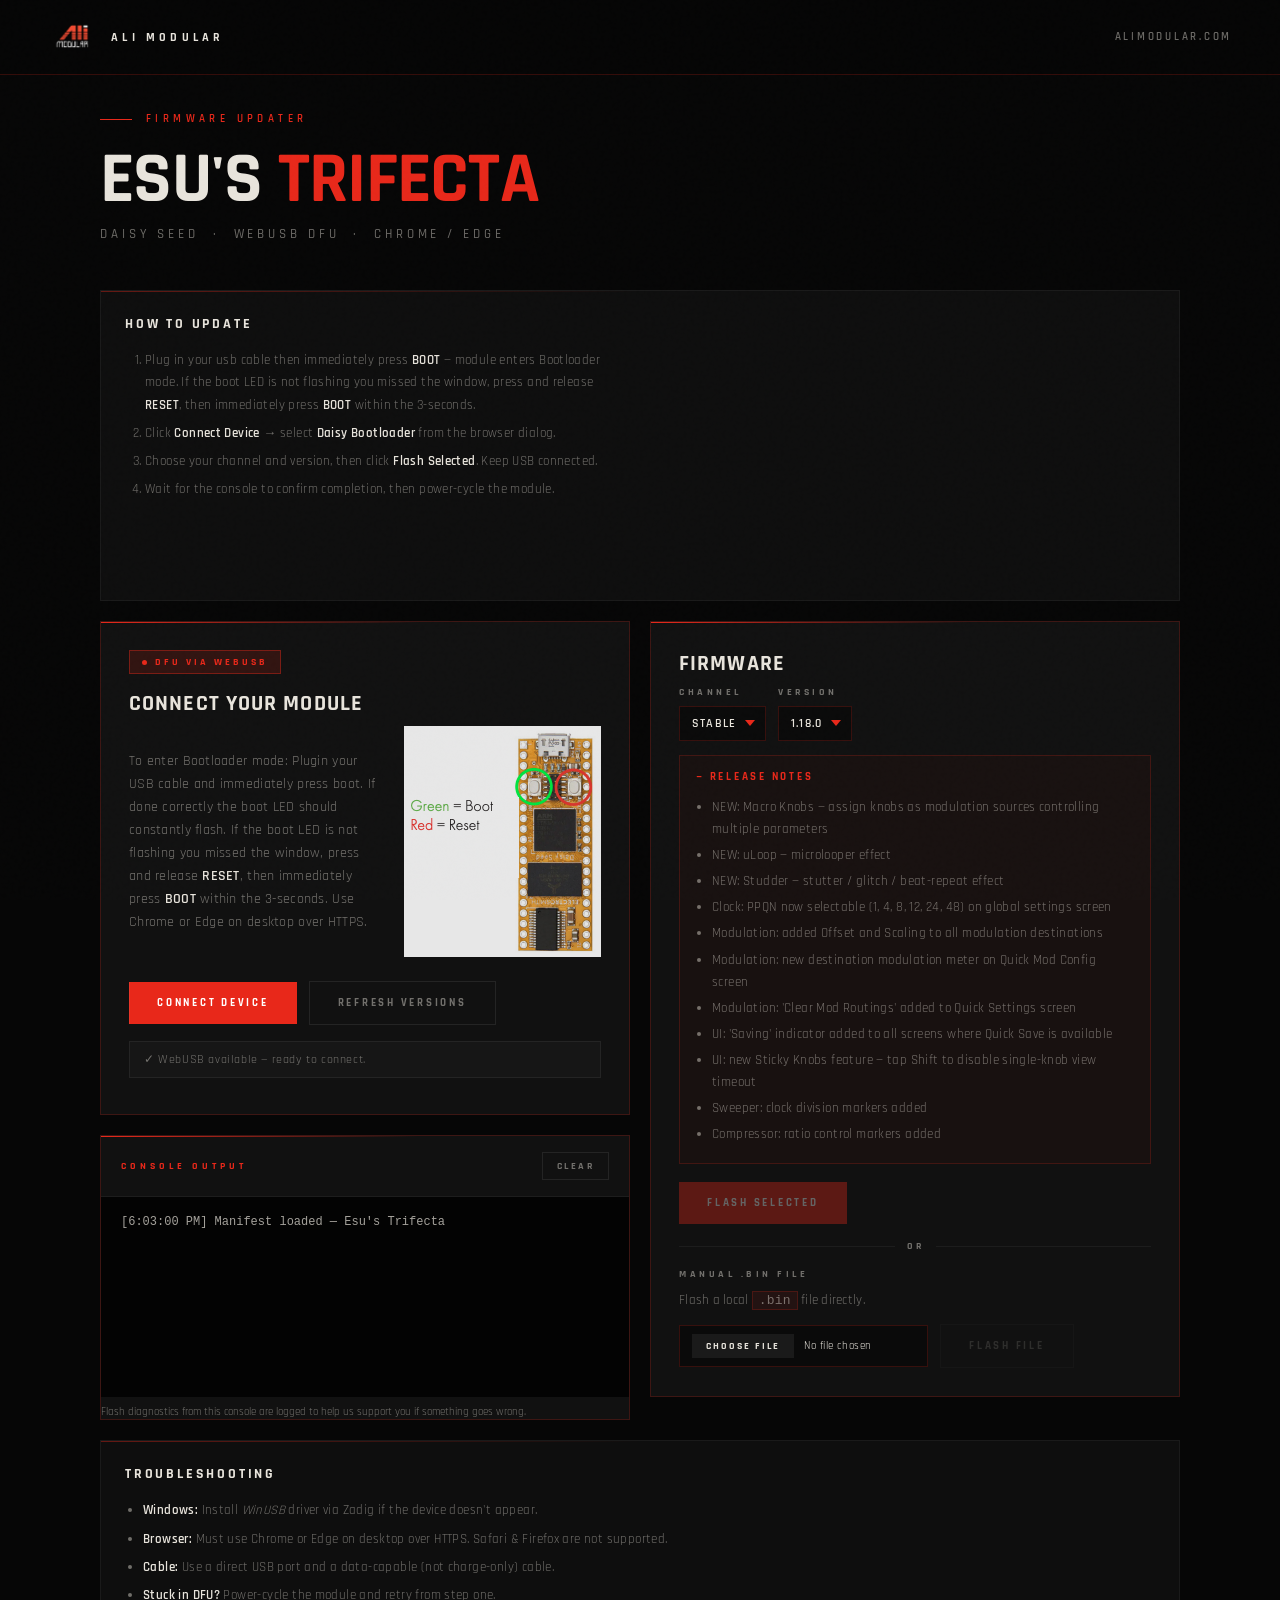
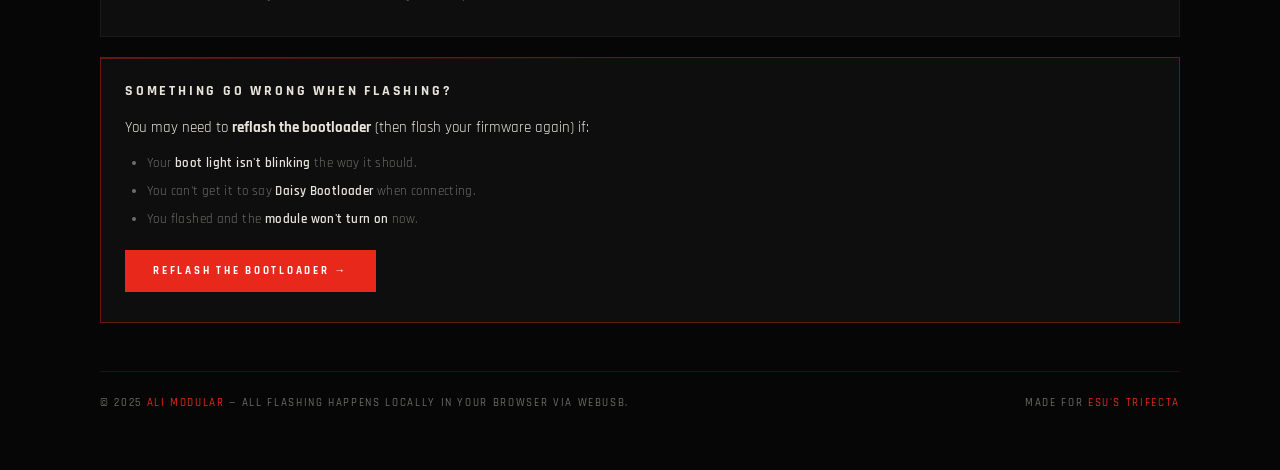
<file: index.html>
<!doctype html>
<html lang="en">
<head>
  <meta charset="utf-8" />
  <meta name="viewport" content="width=device-width, initial-scale=1" />
  <title>ALI Modular — Firmware Updater</title>
  <meta name="description" content="Update the firmware on your Esu's Trifecta module via WebUSB DFU." />
  <meta name="theme-color" content="#E8281A" />
  <link rel="preconnect" href="https://fonts.googleapis.com" />
  <link rel="preconnect" href="https://fonts.gstatic.com" crossorigin />
  <link href="https://fonts.googleapis.com/css2?family=Rajdhani:wght@300;400;500;600;700&display=swap" rel="stylesheet" />
  <style>
    /* ── TOKENS ── */
    :root {
      --red:        #E8281A;
      --red-dim:    #9B1A10;
      --red-glow:   rgba(232, 40, 26, 0.15);
      --red-border: rgba(232, 40, 26, 0.2);
      --red-border-strong: rgba(232, 40, 26, 0.4);
      --darker:  #060606;
      --dark:    #0A0A0A;
      --charcoal:#1A1A1A;
      --card:    #111111;
      --card2:   #0E0E0E;
      --off-white: #E8E4DC;
      --muted:   rgba(232, 228, 220, 0.45);
      --futura: 'Rajdhani', 'Futura', 'Century Gothic', sans-serif;
    }

    *, *::before, *::after { margin: 0; padding: 0; box-sizing: border-box; }
    html { scroll-behavior: smooth; }

    body {
      background: var(--darker);
      color: var(--off-white);
      font-family: var(--futura);
      font-weight: 400;
      overflow-x: hidden;
      cursor: crosshair;
      min-height: 100vh;
    }

    /* ── NOISE OVERLAY ── */
    body::before {
      content: '';
      position: fixed;
      inset: 0;
      background-image: url("data:image/svg+xml,%3Csvg viewBox='0 0 256 256' xmlns='http://www.w3.org/2000/svg'%3E%3Cfilter id='noise'%3E%3CfeTurbulence type='fractalNoise' baseFrequency='0.9' numOctaves='4' stitchTiles='stitch'/%3E%3C/filter%3E%3Crect width='100%25' height='100%25' filter='url(%23noise)' opacity='0.04'/%3E%3C/svg%3E");
      pointer-events: none;
      z-index: 9999;
      opacity: 0.4;
    }

    /* ── NAV ── */
    nav {
      position: fixed;
      top: 0; left: 0; right: 0;
      z-index: 100;
      display: flex;
      align-items: center;
      justify-content: space-between;
      padding: 18px 48px;
      background: rgba(6, 6, 6, 0.88);
      backdrop-filter: blur(16px);
      -webkit-backdrop-filter: blur(16px);
      border-bottom: 1px solid var(--red-border);
    }

    .nav-logo {
      display: flex;
      align-items: center;
      gap: 14px;
      text-decoration: none;
    }

    .nav-logo img {
      height: 38px;
      width: auto;
      display: block;
    }

    .nav-logo-text {
      font-family: var(--futura);
      font-weight: 700;
      font-size: 12px;
      letter-spacing: 0.35em;
      color: var(--off-white);
      text-transform: uppercase;
    }

    .nav-right {
      display: flex;
      align-items: center;
      gap: 32px;
    }

    .nav-link {
      font-family: var(--futura);
      font-size: 11px;
      font-weight: 600;
      letter-spacing: 0.25em;
      text-transform: uppercase;
      color: var(--muted);
      text-decoration: none;
      transition: color 0.2s;
    }
    .nav-link:hover { color: var(--off-white); }

    .nav-badge {
      font-family: var(--futura);
      font-size: 10px;
      font-weight: 700;
      letter-spacing: 0.2em;
      text-transform: uppercase;
      color: var(--red);
      border: 1px solid var(--red-border-strong);
      padding: 6px 16px;
      text-decoration: none;
      transition: all 0.2s;
    }
    .nav-badge:hover {
      background: var(--red);
      color: #fff;
    }

    /* ── PAGE WRAP ── */
    .wrap {
      max-width: 1160px;
      margin: 0 auto;
      padding: 112px 40px 60px;
    }

    /* ── HERO HEADER ── */
    .page-header {
      margin-bottom: 48px;
    }

    .eyebrow {
      display: flex;
      align-items: center;
      gap: 14px;
      margin-bottom: 20px;
    }

    .eyebrow-line {
      width: 32px;
      height: 1px;
      background: var(--red);
    }

    .eyebrow-text {
      font-size: 11px;
      font-weight: 600;
      letter-spacing: 0.4em;
      text-transform: uppercase;
      color: var(--red);
    }

    .page-title {
      font-family: var(--futura);
      font-size: clamp(40px, 6vw, 72px);
      font-weight: 700;
      line-height: 0.95;
      letter-spacing: -0.01em;
      text-transform: uppercase;
      margin-bottom: 12px;
    }

    .page-title span { color: var(--red); }

    .page-subtitle {
      font-size: 13px;
      font-weight: 500;
      letter-spacing: 0.3em;
      text-transform: uppercase;
      color: var(--muted);
    }

    /* ── GRID ── */
    .columns {
      display: grid;
      grid-template-columns: 1fr 1fr;
      gap: 20px;
      align-items: stretch;
    }

    .col {
      display: flex;
      flex-direction: column;
      gap: 20px;
    }

    /* ── PANELS / CARDS ── */
    .panel {
      background: var(--card);
      border: 1px solid var(--red-border);
      padding: 28px;
      position: relative;
      overflow: hidden;
    }

    .panel::before {
      content: '';
      position: absolute;
      top: 0; left: 0; right: 0;
      height: 1px;
      background: linear-gradient(90deg, var(--red) 0%, transparent 60%);
    }

    .card {
      background: var(--card2);
      border: 1px solid rgba(255, 255, 255, 0.05);
      padding: 24px;
      position: relative;
    }

    .card::before {
      content: '';
      position: absolute;
      top: 0; left: 0; right: 0;
      height: 1px;
      background: linear-gradient(90deg, var(--red-border-strong) 0%, transparent 50%);
    }

    /* ── BADGE ── */
    .badge {
      display: inline-flex;
      align-items: center;
      gap: 8px;
      background: var(--red-glow);
      border: 1px solid var(--red-border-strong);
      color: var(--red);
      padding: 5px 12px;
      font-size: 10px;
      font-weight: 700;
      letter-spacing: 0.3em;
      text-transform: uppercase;
      margin-bottom: 16px;
    }

    .badge-dot {
      width: 5px;
      height: 5px;
      background: var(--red);
      border-radius: 50%;
    }

    /* ── TYPOGRAPHY ── */
    .panel-title {
      font-family: var(--futura);
      font-size: 22px;
      font-weight: 700;
      letter-spacing: 0.05em;
      text-transform: uppercase;
      margin-bottom: 8px;
      color: var(--off-white);
    }

    .panel-lead {
      font-size: 14px;
      font-weight: 400;
      line-height: 1.65;
      color: var(--muted);
      margin-bottom: 24px;
      letter-spacing: 0.02em;
    }

    .panel-lead b {
      color: var(--off-white);
      font-weight: 600;
    }

    .section-label {
      font-size: 10px;
      font-weight: 700;
      letter-spacing: 0.35em;
      text-transform: uppercase;
      color: var(--muted);
      margin-bottom: 8px;
    }

    .card-title {
      font-family: var(--futura);
      font-size: 14px;
      font-weight: 700;
      letter-spacing: 0.2em;
      text-transform: uppercase;
      color: var(--off-white);
      margin-bottom: 16px;
    }

    /* ── BUTTONS ── */
    .btn {
      appearance: none;
      font-family: var(--futura);
      font-size: 11px;
      font-weight: 700;
      letter-spacing: 0.25em;
      text-transform: uppercase;
      cursor: pointer;
      border: none;
      padding: 14px 28px;
      transition: all 0.2s;
    }

    .btn-primary {
      background: var(--red);
      color: #fff;
      position: relative;
      overflow: hidden;
    }

    .btn-primary::before {
      content: '';
      position: absolute;
      inset: 0;
      background: rgba(255, 255, 255, 0.12);
      transform: translateX(-100%);
      transition: transform 0.3s;
    }
    .btn-primary:hover::before { transform: translateX(0); }
    .btn-primary:disabled { opacity: 0.35; cursor: not-allowed; }
    .btn-primary:disabled::before { display: none; }

    .btn-ghost {
      background: transparent;
      color: var(--muted);
      border: 1px solid rgba(255, 255, 255, 0.08);
    }
    .btn-ghost:hover { color: var(--off-white); border-color: rgba(255, 255, 255, 0.2); }
    .btn-ghost:disabled { opacity: 0.3; cursor: not-allowed; }

    .btn-tiny {
      padding: 7px 14px;
      font-size: 10px;
    }

    /* ── ROW ── */
    .row {
      display: flex;
      align-items: center;
      gap: 12px;
      flex-wrap: wrap;
    }

    /* ── ENV STATUS ── */
    .env-status {
      margin-top: 16px;
      padding: 10px 14px;
      border: 1px solid rgba(255, 255, 255, 0.06);
      background: rgba(255, 255, 255, 0.02);
      font-size: 12px;
      letter-spacing: 0.05em;
      color: var(--muted);
    }

    #deviceInfo {
      font-size: 12px;
      font-weight: 500;
      letter-spacing: 0.1em;
      color: var(--muted);
    }

    /* ── SELECTS ── */
    select {
      background: var(--dark);
      border: 1px solid var(--red-border);
      color: var(--off-white);
      font-family: var(--futura);
      font-size: 12px;
      font-weight: 600;
      letter-spacing: 0.1em;
      text-transform: uppercase;
      padding: 9px 12px;
      cursor: pointer;
      appearance: none;
      -webkit-appearance: none;
      background-image: url("data:image/svg+xml,%3Csvg xmlns='http://www.w3.org/2000/svg' width='10' height='6' viewBox='0 0 10 6'%3E%3Cpath d='M0 0l5 6 5-6z' fill='%23E8281A'/%3E%3C/svg%3E");
      background-repeat: no-repeat;
      background-position: right 10px center;
      padding-right: 28px;
    }

    select:focus { outline: 1px solid var(--red); }

    /* ── FILE INPUT ── */
    input[type="file"] {
      background: var(--dark);
      border: 1px solid var(--red-border);
      color: var(--off-white);
      font-family: var(--futura);
      font-size: 11px;
      letter-spacing: 0.05em;
      padding: 8px 12px;
      cursor: pointer;
    }

    input[type="file"]::-webkit-file-upload-button {
      background: var(--charcoal);
      color: var(--off-white);
      border: none;
      font-family: var(--futura);
      font-size: 10px;
      font-weight: 700;
      letter-spacing: 0.2em;
      text-transform: uppercase;
      padding: 6px 14px;
      cursor: pointer;
      margin-right: 10px;
    }

    /* ── RELEASE NOTES ── */
    details {
      background: rgba(232, 40, 26, 0.03);
      border: 1px solid var(--red-border);
      padding: 14px 16px;
      margin-top: 14px;
    }

    details summary {
      cursor: pointer;
      font-size: 11px;
      font-weight: 700;
      letter-spacing: 0.25em;
      text-transform: uppercase;
      color: var(--red);
      list-style: none;
    }
    details summary::-webkit-details-marker { display: none; }
    details summary::before {
      content: '+ ';
      color: var(--red);
    }
    details[open] summary::before { content: '− '; }

    ul#notes {
      margin: 12px 0 0 0;
      padding-left: 16px;
    }

    ul#notes li {
      font-size: 13px;
      font-weight: 400;
      line-height: 1.7;
      letter-spacing: 0.03em;
      color: var(--muted);
      margin-bottom: 4px;
    }

    ul#notes li.note-heading {
      list-style: none;
      margin-left: -16px;
      margin-top: 10px;
      font-style: italic;
      color: var(--off-white);
    }

    ul#notes li.note-heading:first-child { margin-top: 0; }

    /* Collapsible sub-list inside a note */
    ul#notes details {
      background: none;
      border: none;
      padding: 0;
      margin: 0;
    }
    ul#notes details summary {
      font-size: inherit;
      font-weight: inherit;
      letter-spacing: inherit;
      text-transform: none;
      color: inherit;
    }
    ul#notes details summary::before { content: none; }
    ul#notes details summary::after {
      content: ' [+]';
      color: var(--red);
      font-size: 11px;
    }
    ul#notes details[open] summary::after { content: ' [−]'; }
    ul#notes details ul {
      margin: 4px 0 6px 0;
      padding-left: 18px;
      list-style: circle;
    }
    ul#notes details li { margin-bottom: 0; }

    /* ── SEPARATOR ── */
    .sep {
      border: none;
      border-top: 1px solid rgba(255, 255, 255, 0.05);
      margin: 20px 0;
    }

    /* ── CONSOLE ── */
    .console-wrap {
      background: var(--card);
      border: 1px solid var(--red-border);
      display: flex;
      flex-direction: column;
      position: relative;
      flex: 1;
    }

    .console-wrap::before {
      content: '';
      position: absolute;
      top: 0; left: 0; right: 0;
      height: 1px;
      background: linear-gradient(90deg, var(--red) 0%, transparent 60%);
    }

    .console-head {
      display: flex;
      align-items: center;
      justify-content: space-between;
      padding: 16px 20px;
      border-bottom: 1px solid rgba(255, 255, 255, 0.05);
    }

    .console-title {
      font-size: 10px;
      font-weight: 700;
      letter-spacing: 0.4em;
      text-transform: uppercase;
      color: var(--red);
    }

    pre#log {
      margin: 0;
      padding: 16px 20px;
      background: #030303;
      font-family: 'SF Mono', 'Fira Code', 'Courier New', monospace;
      font-size: 12px;
      line-height: 1.6;
      color: rgba(232, 228, 220, 0.7);
      white-space: pre-wrap;
      word-break: break-word;
      min-height: 200px;
      flex: 1;
      overflow-y: auto;
    }

    pre#log::-webkit-scrollbar { width: 4px; }
    pre#log::-webkit-scrollbar-track { background: transparent; }
    pre#log::-webkit-scrollbar-thumb { background: var(--red-dim); }

    /* ── PROGRESS ── */
    #progressText {
      font-size: 11px;
      font-weight: 600;
      letter-spacing: 0.15em;
      color: var(--muted);
    }

    /* ── HOW-TO & TROUBLESHOOT ── */
    .card ol, .card ul {
      margin: 0;
      padding-left: 18px;
    }

    .card li {
      font-size: 13px;
      font-weight: 400;
      line-height: 1.7;
      letter-spacing: 0.03em;
      color: var(--muted);
      margin-bottom: 6px;
    }

    .card li b {
      color: var(--off-white);
      font-weight: 600;
    }

    /* ── DIVIDER LINE ── */
    .divider {
      display: flex;
      align-items: center;
      gap: 12px;
      margin: 16px 0;
    }

    .divider-line {
      flex: 1;
      height: 1px;
      background: rgba(255, 255, 255, 0.05);
    }

    .divider-text {
      font-size: 10px;
      font-weight: 700;
      letter-spacing: 0.3em;
      text-transform: uppercase;
      color: var(--muted);
    }

    /* ── FOOTER ── */
    footer {
      margin-top: 48px;
      padding-top: 24px;
      border-top: 1px solid var(--red-border);
      display: flex;
      align-items: center;
      justify-content: space-between;
      flex-wrap: wrap;
      gap: 12px;
    }

    footer p {
      font-size: 11px;
      font-weight: 500;
      letter-spacing: 0.15em;
      text-transform: uppercase;
      color: var(--muted);
    }

    footer a {
      color: var(--red);
      text-decoration: none;
    }

    footer a:hover { color: var(--off-white); }

    /* ── RESPONSIVE ── */
    @media (max-width: 900px) {
      nav { padding: 16px 20px; }
      .wrap { padding: 96px 20px 48px; }
      .columns { grid-template-columns: 1fr; }
    }

    @media (max-width: 560px) {
      .nav-right .nav-link { display: none; }
    }
  </style>
</head>
<body>

  <!-- NAV -->
  <nav>
    <a href="https://alimodular.com" class="nav-logo" target="_blank" rel="noopener">
      <img src="./assets/Ali-Modular_Color-Alt-Transparent.png" alt="ALI Modular" />
      <span class="nav-logo-text">ALI Modular</span>
    </a>
    <div class="nav-right">
      <a href="https://alimodular.com" class="nav-link" target="_blank" rel="noopener">alimodular.com</a>
    </div>
  </nav>

  <!-- MAIN CONTENT -->
  <div class="wrap">

    <!-- PAGE HEADER -->
    <div class="page-header">
      <div class="eyebrow">
        <div class="eyebrow-line"></div>
        <span class="eyebrow-text">Firmware Updater</span>
      </div>
      <h1 class="page-title">
        Esu's <span>Trifecta</span>
      </h1>
      <p class="page-subtitle">Daisy Seed &nbsp;·&nbsp; WebUSB DFU &nbsp;·&nbsp; Chrome / Edge</p>
    </div>

    <!-- HOW-TO CARD (full width, on top) -->
    <div class="card" style="margin-bottom:20px">
      <p class="card-title">How To Update</p>
      <div style="display:flex;gap:28px;flex-wrap:wrap;align-items:flex-start">
        <ol style="flex:1 1 300px;margin:0;padding-left:20px;line-height:1.9">
          <li>Plug in your usb cable then immediately press <b>BOOT</b> — module enters Bootloader mode. If the boot LED is not flashing you missed the window, press and release <b>RESET</b>, then immediately press <b>BOOT</b> within the 3-seconds.</li>
          <li>Click <b>Connect Device</b> → select <b>Daisy Bootloader</b> from the browser dialog.</li>
          <li>Choose your channel and version, then click <b>Flash Selected</b>. Keep USB connected.</li>
          <li>Wait for the console to confirm completion, then power-cycle the module.</li>
        </ol>
        <div style="flex:1 1 320px;position:relative;padding-bottom:22%;height:0;overflow:hidden;min-height:200px;">
          <iframe src="https://www.youtube.com/embed/qT69JbEAPGY" title="Esu's Trifecta Firmware Update Guide" frameborder="0" allow="accelerometer; autoplay; clipboard-write; encrypted-media; gyroscope; picture-in-picture" allowfullscreen style="position:absolute;top:0;left:0;width:100%;height:100%;"></iframe>
        </div>
      </div>
    </div>

    <!-- TWO COLUMN GRID -->
    <div class="columns">

      <!-- LEFT COL -->
      <div class="col">

        <!-- CONNECT PANEL -->
        <div class="panel">
          <span class="badge"><span class="badge-dot"></span>DFU via WebUSB</span>
          <h2 class="panel-title">Connect Your Module</h2>
          <div style="display:flex;align-items:center;gap:20px;margin-bottom:24px">
            <p class="panel-lead" style="margin-bottom:0;flex:1">
              To enter Bootloader mode: Plugin your USB cable and immediately press boot. If done correctly the boot LED should constantly flash. If the boot LED is not flashing you missed the window, press and release <b>RESET</b>, then immediately press <b>BOOT</b> within the 3-seconds. Use Chrome or Edge on desktop over HTTPS.
            </p>
            <img src="./assets/daisy-dfu-buttons.png" alt="Daisy Seed RESET and BOOT button locations" style="width:auto;opacity:0.9;flex-shrink:0;" />
          </div>
          <div class="row">
            <button id="connectBtn" class="btn btn-primary">Connect Device</button>
            <button id="refreshBtn" class="btn btn-ghost">Refresh Versions</button>
          </div>
          <div class="env-status" id="env"></div>
          <div style="margin-top:8px">
            <span id="deviceInfo"></span>
          </div>
          <div id="modeAlert" style="display:none;margin-top:14px;padding:14px 16px;border:1px solid var(--red-border-strong);background:var(--red-glow);color:var(--off-white);font-size:13px;line-height:1.7"></div>
        </div>

        <!-- CONSOLE -->
        <div class="console-wrap">
          <div class="console-head">
            <span class="console-title">Console Output</span>
            <button id="clearLogBtn" class="btn btn-ghost btn-tiny">Clear</button>
          </div>
          <pre id="log" aria-live="polite"></pre>
          <p style="margin-top:8px;font-size:11px;color:var(--muted)">Flash diagnostics from this console are logged to help us support you if something goes wrong.</p>
        </div>

      </div>

      <!-- RIGHT COL -->
      <div class="col">

        <!-- FIRMWARE CARD -->
        <div class="panel">
          <h2 class="panel-title">Firmware</h2>

          <div class="row" style="margin-bottom:4px">
            <div>
              <p class="section-label">Channel</p>
              <select id="channel"></select>
            </div>
            <div>
              <p class="section-label">Version</p>
              <select id="version"></select>
            </div>
          </div>

          <details open>
            <summary>Release Notes</summary>
            <ul id="notes"></ul>
          </details>

          <div class="row" style="margin-top:18px">
            <button id="flashBtn" class="btn btn-primary" disabled>Flash Selected</button>
            <span id="progressText"></span>
          </div>

          <div id="progressWrap" style="display:none;margin-top:16px">
            <div style="display:flex;justify-content:space-between;margin-bottom:6px">
              <span id="progressLabel" style="font-size:11px;font-weight:700;letter-spacing:0.2em;text-transform:uppercase;color:var(--red);">Erasing</span>
              <span id="progressPct" style="font-size:11px;font-weight:700;letter-spacing:0.1em;color:var(--muted);">0%</span>
            </div>
            <div style="height:4px;background:rgba(255,255,255,0.06);overflow:hidden;">
              <div id="progressBar" style="height:100%;width:0%;background:var(--red);transition:width 0.15s ease;"></div>
            </div>
          </div>

          <div class="divider">
            <div class="divider-line"></div>
            <span class="divider-text">Or</span>
            <div class="divider-line"></div>
          </div>

          <p class="section-label" style="margin-bottom:10px">Manual .bin file</p>
          <p class="panel-lead" style="margin-bottom:12px;font-size:13px">Flash a local <code style="background:rgba(232,40,26,0.08);border:1px solid var(--red-border);padding:1px 6px;font-family:monospace;">.bin</code> file directly.</p>
          <div class="row">
            <input id="fileInput" type="file" accept=".bin,application/octet-stream" />
            <button id="flashFileBtn" class="btn btn-ghost" disabled>Flash File</button>
          </div>
        </div>

      </div>
    </div>

    <!-- TROUBLESHOOT CARD (full width) -->
    <div class="card" style="margin-top:20px">
      <p class="card-title">Troubleshooting</p>
      <ul>
        <li><b>Windows:</b> Install <i>WinUSB</i> driver via Zadig if the device doesn't appear.</li>
        <li><b>Browser:</b> Must use Chrome or Edge on desktop over HTTPS. Safari &amp; Firefox are not supported.</li>
        <li><b>Cable:</b> Use a direct USB port and a data-capable (not charge-only) cable.</li>
        <li><b>Stuck in DFU?</b> Power-cycle the module and retry from step one.</li>
      </ul>
    </div>

    <!-- RECOVERY / BOOTLOADER CARD (full width) -->
    <div class="card" style="margin-top:20px;border-color:var(--red-border-strong)">
      <p class="card-title">Something Go Wrong When Flashing?</p>
      <p style="margin-bottom:12px;color:var(--off-white);font-size:15px;line-height:1.6">
        You may need to <b>reflash the bootloader</b> (then flash your firmware again) if:
      </p>
      <ul style="margin:0 0 20px;padding-left:22px;color:var(--off-white);font-size:14px;line-height:2">
        <li>Your <b>boot light isn't blinking</b> the way it should.</li>
        <li>You can't get it to say <b>Daisy Bootloader</b> when connecting.</li>
        <li>You flashed and the <b>module won't turn on</b> now.</li>
      </ul>
      <a href="./bootloader.html" class="btn btn-primary" style="display:inline-block;text-decoration:none">Reflash the Bootloader →</a>
    </div>

    <!-- FOOTER -->
    <footer>
      <p>© 2025 <a href="https://alimodular.com" target="_blank" rel="noopener">ALI Modular</a> — All flashing happens locally in your browser via WebUSB.</p>
      <p>Made for <a href="https://alimodular.com" target="_blank" rel="noopener">Esu's Trifecta</a></p>
    </footer>

  </div>

  <!-- DFU LIBRARIES -->
  <script src="./dfu/dfu.js"></script>
  <script src="./dfu/dfuse.js"></script>

  <script>
  (function () {
    const $ = (sel) => document.querySelector(sel);
    const logEl      = $("#log");
    const MAX_LOG    = 250;

    function log(msg) {
      const ts = new Date().toLocaleTimeString();
      logEl.textContent += "[" + ts + "] " + msg + "\n";
      const lines = logEl.textContent.split("\n");
      if (lines.length > MAX_LOG) logEl.textContent = lines.slice(-MAX_LOG).join("\n");
      logEl.scrollTop = logEl.scrollHeight;
    }

    const envEl       = $("#env");
    const connectBtn  = $("#connectBtn");
    const deviceInfo  = $("#deviceInfo");
    const channelSel  = $("#channel");
    const versionSel  = $("#version");
    const refreshBtn  = $("#refreshBtn");
    const notesUl     = $("#notes");
    const flashBtn    = $("#flashBtn");
    const fileInput   = $("#fileInput");
    const flashFileBtn= $("#flashFileBtn");
    const progressText= $("#progressText");
    const progressWrap= $("#progressWrap");
    const progressBar = $("#progressBar");
    const progressLabel=$("#progressLabel");
    const progressPct = $("#progressPct");
    const clearLogBtn = $("#clearLogBtn");

    function setProgress(pct, label) {
      progressWrap.style.display = "block";
      progressBar.style.width = pct + "%";
      progressPct.textContent = pct + "%";
      if (label) progressLabel.textContent = label;
    }

    function hideProgress() {
      progressWrap.style.display = "none";
      progressBar.style.width = "0%";
    }

    clearLogBtn.addEventListener("click", () => { logEl.textContent = ""; });

    const supportsWebUSB = !!navigator.usb;
    envEl.textContent = supportsWebUSB
      ? "✓ WebUSB available — ready to connect."
      : "✗ WebUSB not available. Open this page in Chrome or Edge on desktop over HTTPS.";

    window.addEventListener("load", () => {
      if (!window.dfu) {
        envEl.textContent = "✗ DFU libraries failed to load. Check that dfu/dfu.js and dfu/dfuse.js are present.";
        log("DFU libraries not loaded.");
      }
    });

    // ── MANIFEST ──
    let manifest = null;

    async function loadManifest() {
      try {
        const res = await fetch("./manifest.json", { cache: "no-store" });
        if (!res.ok) throw new Error("manifest.json not found (" + res.status + ")");
        manifest = await res.json();
        channelSel.innerHTML = "";
        const chDefault = manifest.default_channel || "stable";
        Object.keys(manifest.channels || {}).forEach(ch => {
          const opt = document.createElement("option");
          opt.value = ch;
          opt.textContent = ch.charAt(0).toUpperCase() + ch.slice(1);
          if (ch === chDefault) opt.selected = true;
          channelSel.appendChild(opt);
        });
        populateVersions();
        log("Manifest loaded — " + manifest.product);
      } catch (e) {
        log("ERROR: " + (e.message || e));
      }
    }

    function populateVersions() {
      versionSel.innerHTML = "";
      const ch   = channelSel.value;
      const list = (manifest.channels && manifest.channels[ch]) || [];
      list.forEach((fw, idx) => {
        const opt = document.createElement("option");
        opt.value = idx;
        opt.textContent = fw.version;
        versionSel.appendChild(opt);
      });
      updateNotes();
    }

    function updateNotes() {
      notesUl.innerHTML = "";
      const ch  = channelSel.value;
      const idx = parseInt(versionSel.value || "0", 10);
      const fw  = ((manifest.channels || {})[ch] || [])[idx];
      if (!fw) return;
      (fw.notes || []).forEach(n => {
        const li = document.createElement("li");
        // Notes given as { "text": "...", "items": [...] } get a collapsed sub-list
        if (typeof n === "object" && n !== null) {
          const det = document.createElement("details");
          const sum = document.createElement("summary");
          sum.textContent = n.text || "";
          const sub = document.createElement("ul");
          (n.items || []).forEach(s => {
            const subLi = document.createElement("li");
            subLi.textContent = s;
            sub.appendChild(subLi);
          });
          det.append(sum, sub);
          li.appendChild(det);
        // Notes starting with "## " are section headings (no bullet, italic)
        } else if (n.startsWith("## ")) {
          li.className = "note-heading";
          li.textContent = n.slice(3);
        } else {
          li.textContent = n;
        }
        notesUl.appendChild(li);
      });
    }

    channelSel.addEventListener("change", populateVersions);
    versionSel.addEventListener("change", updateNotes);
    refreshBtn.addEventListener("click", loadManifest);

    // ── CONNECT ──
    let dfuDevice = null;
    let transferSize = 1024;
    let manifestationTolerant = true;

    // Daisy bootloader DFU exposes QSPI at 0x90000000; firmware always lives 256KB in.
    // APP_ADDR is the ONE address we ever write firmware to — never derive it.
    const QSPI_BASE = 0x90000000;
    const APP_ADDR  = 0x90040000;

    // ── Diagnostics logging (Google Apps Script → Sheet) ──
    const LOG_ENDPOINT = "https://script.google.com/macros/s/AKfycbxVIrVrhnjTjSReD4eHiynmqwYXSQhgyUTrbplNxW00NQjLffLHSaZHIjcM0ygTNLr4/exec";
    const LOG_SECRET   = "90265483156987426581";
    let connectedProduct = "";
    let connectedMode    = "";

    // Fire-and-forget: never let logging block or break a flash.
    function sendFlashLog(result, version) {
      try {
        const body = JSON.stringify({
          secret: LOG_SECRET,
          clientTime: new Date().toISOString(),
          product: connectedProduct,
          version: version || "",
          result: result || "",
          mode: connectedMode || "",
          log: logEl.textContent || "",
          userAgent: navigator.userAgent || ""
        });
        fetch(LOG_ENDPOINT, {
          method: "POST",
          mode: "no-cors",
          headers: { "Content-Type": "text/plain;charset=utf-8" },
          body: body
        }).catch(function () {});
      } catch (e) { /* logging must never break a flash */ }
    }

    async function fixInterfaceNames(usbDevice, interfaces) {
      if (interfaces.some(i => i.name == null)) {
        const temp = new dfu.Device(usbDevice, interfaces[0]);
        await temp.device_.open();
        await temp.device_.selectConfiguration(1);
        const mapping = await temp.readInterfaceNames();
        await temp.close();
        for (let intf of interfaces) {
          if (intf.name === null) {
            const cfgIdx  = intf.configuration.configurationValue;
            const intfNum = intf["interface"].interfaceNumber;
            const alt     = intf.alternate.alternateSetting;
            intf.name = mapping[cfgIdx][intfNum][alt];
          }
        }
      }
    }

    function showModeAlert() {
      const el = document.getElementById("modeAlert");
      if (!el) return;
      el.innerHTML =
        "<b>⚠ Wrong mode — this is DFU mode, not Bootloader mode.</b><br>" +
        "Flashing now can stop your module from booting. Let's start over in the correct mode:<br>" +
        "1. Unplug the USB cable from the module.<br>" +
        "2. Plug it back in and <b>immediately press BOOT</b> — the boot LED should flash steadily.<br>" +
        "&nbsp;&nbsp;&nbsp;(Missed the window? Press <b>RESET</b>, then immediately press <b>BOOT</b> within 3 seconds.)<br>" +
        "3. Click <b>Connect Device</b> again and select <b>Daisy Bootloader</b> from the browser list.";
      el.style.display = "block";
    }

    function hideModeAlert() {
      const el = document.getElementById("modeAlert");
      if (el) el.style.display = "none";
    }

    async function connectToDevice(selectedDevice) {
      const interfaces = dfu.findDeviceDfuInterfaces(selectedDevice);
      if (interfaces.length === 0) throw new Error("No DFU interface found — is the device in DFU mode?");

      // Read interface names from USB descriptors (needed so dfuse.Device can parse memory map)
      await fixInterfaceNames(selectedDevice, interfaces);

      const settings = interfaces[0];
      let device = new dfu.Device(selectedDevice, settings);
      await device.open();

      // Read DFU functional descriptor for transfer size + manifestation flag
      try {
        const desc = await getDFUDescriptorProperties(device);
        if (desc && desc.TransferSize)          transferSize = desc.TransferSize;
        if (desc && desc.ManifestationTolerant !== undefined) manifestationTolerant = desc.ManifestationTolerant;
        // Upgrade to dfuse.Device for STM32 DFUSe (gives us memory map + sector erase)
        if (desc && desc.DFUVersion === 0x011a && settings.alternate.interfaceProtocol === 0x02) {
          await device.close();
          device = new dfuse.Device(selectedDevice, settings);
          await device.open();
        }
      } catch (e) {
        log("Warning: could not read DFU descriptor — " + (e.message || e));
      }

      // Determine which mode the device came up in. The Daisy bootloader (CORRECT) exposes
      // external QSPI flash at 0x90000000. The STM32 system bootloader / "DFU in FS Mode"
      // (WRONG) exposes only internal flash at 0x08000000 — flashing this firmware there will
      // stop the module from booting. Block it, tell the user how to fix it, and start over.
      const writableSeg = device.memoryInfo ? device.getFirstWritableSegment() : null;
      const inDaisyBootloader = !!(writableSeg && writableSeg.start === QSPI_BASE);

      if (!inDaisyBootloader) {
        try { await device.close(); } catch (e) {}
        dfuDevice = null;
        connectedProduct = selectedDevice.productName || "USB Device";
        connectedMode = "DFU / system bootloader";
        flashBtn.disabled = true;
        flashFileBtn.disabled = true;
        deviceInfo.textContent = "";
        showModeAlert();
        log("ERR:  Wrong mode — this is DFU mode, not Bootloader mode. See the instructions above.");
        sendFlashLog("wrong-mode", "");
        return;
      }

      hideModeAlert();
      device.startAddress = APP_ADDR; // hardcoded — the only address we flash firmware to
      log("Memory: " + device.memoryInfo.name + " — start 0x" + device.startAddress.toString(16));

      // Wire up logging to our console
      device.logInfo     = msg => log("INFO: " + msg);
      device.logWarning  = msg => log("WARN: " + msg);
      device.logError    = msg => log("ERR:  " + msg);
      device.logDebug    = ()  => {};
      device.logProgress = (done, total) => {
        if (total) {
          const pct = Math.floor((done / total) * 100);
          setProgress(pct, "Writing");
          progressText.textContent = done + " / " + total + " bytes";
        }
      };

      dfuDevice = device;
      connectedProduct = selectedDevice.productName || "USB Device";
      connectedMode = "Daisy Bootloader";
      deviceInfo.textContent = "Connected: " + (selectedDevice.productName || "USB Device") +
        " — transfer size: " + transferSize + "B";
      log("Connected: " + (selectedDevice.productName || "USB Device"));
      flashBtn.disabled = false;
      flashFileBtn.disabled = !fileInput.files?.length;
    }

    function getDFUDescriptorProperties(device) {
      return device.readConfigurationDescriptor(0).then(data => {
        const configDesc = dfu.parseConfigurationDescriptor(data);
        let funcDesc = null;
        for (let desc of configDesc.descriptors) {
          if (desc.bDescriptorType === 0x21 && desc.hasOwnProperty("bcdDFUVersion")) {
            funcDesc = desc; break;
          }
        }
        if (!funcDesc) return {};
        return {
          ManifestationTolerant: ((funcDesc.bmAttributes & 0x04) !== 0),
          TransferSize:          funcDesc.wTransferSize,
          DFUVersion:            funcDesc.bcdDFUVersion
        };
      }, () => ({}));
    }

    connectBtn.addEventListener("click", async () => {
      try {
        if (!window.dfu) throw new Error("DFU library not loaded");
        const selected = await navigator.usb.requestDevice({ filters: [{ vendorId: 0x0483 }] });
        await connectToDevice(selected);
      } catch (e) {
        log("ERROR connecting: " + e.message);
      }
    });

    // ── FLASH ──
    async function flashArrayBuffer(buf) {
      if (!dfuDevice) throw new Error("No DFU device connected");
      // Last line of defense: the destructive write itself verifies the target address.
      if (dfuDevice.startAddress !== APP_ADDR) {
        throw new Error("Refusing to flash: write target is 0x" +
          (dfuDevice.startAddress >>> 0).toString(16) + ", expected 0x" + APP_ADDR.toString(16));
      }
      flashBtn.disabled = true;
      flashFileBtn.disabled = true;
      setProgress(0, "Erasing");
      progressText.textContent = "";
      try {
        let status = await dfuDevice.getStatus();
        if (status.state === dfu.dfuERROR) await dfuDevice.clearStatus();
      } catch (e) {}
      await dfuDevice.do_download(transferSize, buf, manifestationTolerant);
      setProgress(100, "Done");
      progressText.textContent = "Power-cycle the module if it doesn't reboot automatically.";
      flashBtn.disabled = false;
      log("Flash complete.");
    }

    flashBtn.addEventListener("click", async () => {
      let fwLabel = "";
      try {
        if (!manifest) throw new Error("Manifest not loaded");
        const ch  = channelSel.value;
        const idx = parseInt(versionSel.value || "0", 10);
        const fw  = ((manifest.channels || {})[ch] || [])[idx];
        if (!fw) throw new Error("No firmware selected");
        fwLabel = fw.version || fw.file;
        log("Downloading " + fw.file + " ...");
        const res = await fetch("./" + fw.file, { cache: "no-store" });
        if (!res.ok) throw new Error("Firmware file not found (" + res.status + ")");
        const buf = await res.arrayBuffer();
        if (fw.sha256) {
          const hash = await crypto.subtle.digest("SHA-256", buf);
          const hex  = Array.from(new Uint8Array(hash)).map(b => b.toString(16).padStart(2, "0")).join("");
          if (hex.toLowerCase() !== fw.sha256.toLowerCase()) throw new Error("Checksum mismatch — download may be corrupted.");
          log("Checksum verified.");
        }
        await flashArrayBuffer(buf);
        sendFlashLog("success", fwLabel);
      } catch (e) {
        hideProgress();
        progressText.textContent = "";
        flashBtn.disabled = false;
        log("ERROR: " + (e.message || e));
        sendFlashLog("fail", fwLabel);
      }
    });

    fileInput.addEventListener("change", () => {
      flashFileBtn.disabled = !fileInput.files?.length || !dfuDevice;
    });

    flashFileBtn.addEventListener("click", async () => {
      let fileLabel = "";
      try {
        const f = fileInput.files?.[0];
        if (!f) return;
        fileLabel = f.name;
        log("Reading " + f.name + " ...");
        const buf = await f.arrayBuffer();
        await flashArrayBuffer(buf);
        sendFlashLog("success", fileLabel);
      } catch (e) {
        hideProgress();
        progressText.textContent = "";
        log("ERROR: " + (e.message || e));
        sendFlashLog("fail", fileLabel);
      }
    });

    loadManifest();
  })();
  </script>

</body>
</html>
</file>
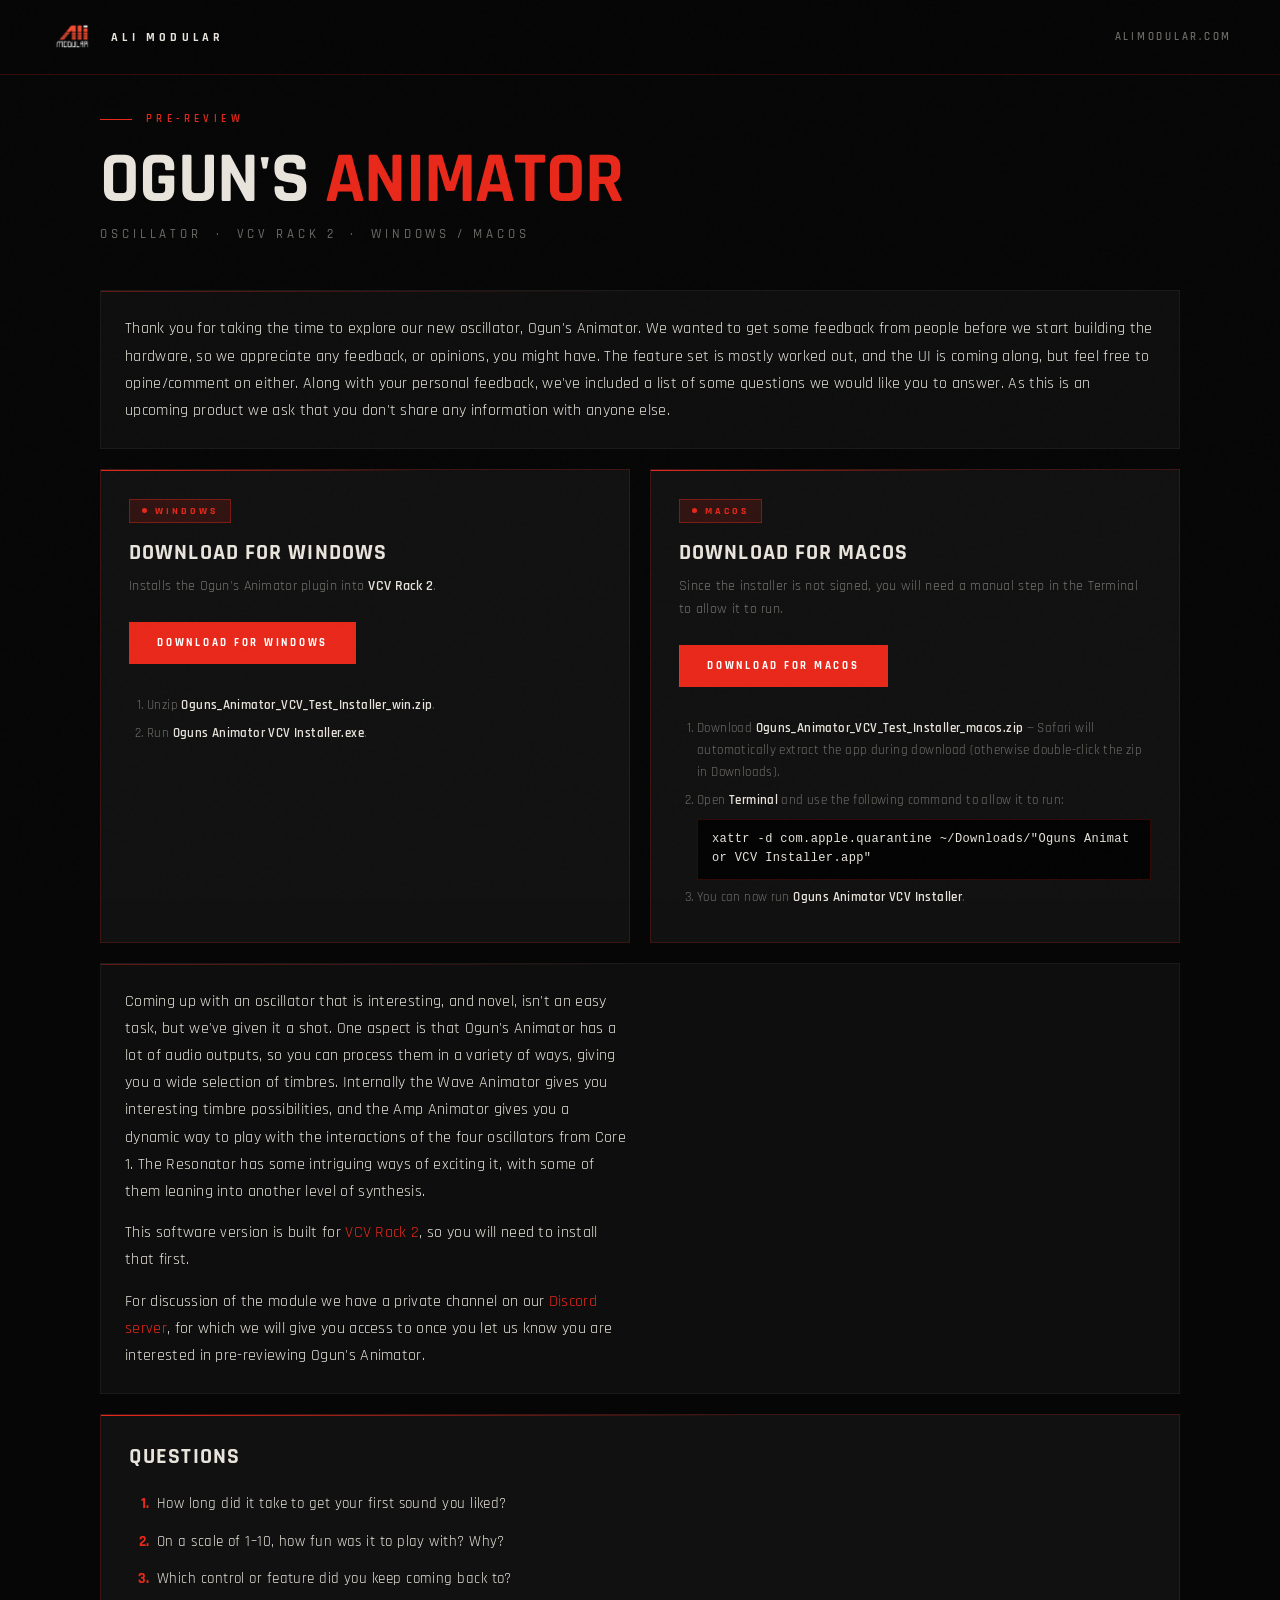
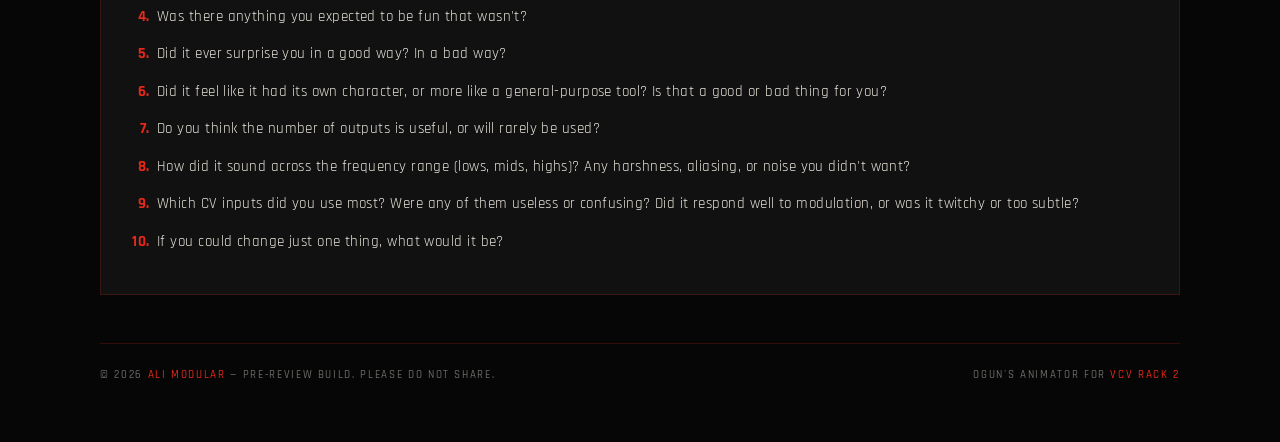
<file: ogun_vcv_rack/index.html>
<!doctype html>
<html lang="en">
<head>
  <meta charset="utf-8" />
  <meta name="viewport" content="width=device-width, initial-scale=1" />
  <title>ALI Modular — Ogun's Animator Pre-Review</title>
  <meta name="description" content="Download the pre-review VCV Rack build of Ogun's Animator." />
  <meta name="robots" content="noindex, nofollow" />
  <meta name="theme-color" content="#E8281A" />
  <link rel="preconnect" href="https://fonts.googleapis.com" />
  <link rel="preconnect" href="https://fonts.gstatic.com" crossorigin />
  <link href="https://fonts.googleapis.com/css2?family=Rajdhani:wght@300;400;500;600;700&display=swap" rel="stylesheet" />
  <style>
    /* ── TOKENS ── */
    :root {
      --red:        #E8281A;
      --red-dim:    #9B1A10;
      --red-glow:   rgba(232, 40, 26, 0.15);
      --red-border: rgba(232, 40, 26, 0.2);
      --red-border-strong: rgba(232, 40, 26, 0.4);
      --darker:  #060606;
      --dark:    #0A0A0A;
      --charcoal:#1A1A1A;
      --card:    #111111;
      --card2:   #0E0E0E;
      --off-white: #E8E4DC;
      --muted:   rgba(232, 228, 220, 0.45);
      --futura: 'Rajdhani', 'Futura', 'Century Gothic', sans-serif;
    }

    *, *::before, *::after { margin: 0; padding: 0; box-sizing: border-box; }
    html { scroll-behavior: smooth; }

    body {
      background: var(--darker);
      color: var(--off-white);
      font-family: var(--futura);
      font-weight: 400;
      overflow-x: hidden;
      cursor: crosshair;
      min-height: 100vh;
    }

    /* ── NOISE OVERLAY ── */
    body::before {
      content: '';
      position: fixed;
      inset: 0;
      background-image: url("data:image/svg+xml,%3Csvg viewBox='0 0 256 256' xmlns='http://www.w3.org/2000/svg'%3E%3Cfilter id='noise'%3E%3CfeTurbulence type='fractalNoise' baseFrequency='0.9' numOctaves='4' stitchTiles='stitch'/%3E%3C/filter%3E%3Crect width='100%25' height='100%25' filter='url(%23noise)' opacity='0.04'/%3E%3C/svg%3E");
      pointer-events: none;
      z-index: 9999;
      opacity: 0.4;
    }

    /* ── NAV ── */
    nav {
      position: fixed;
      top: 0; left: 0; right: 0;
      z-index: 100;
      display: flex;
      align-items: center;
      justify-content: space-between;
      padding: 18px 48px;
      background: rgba(6, 6, 6, 0.88);
      backdrop-filter: blur(16px);
      -webkit-backdrop-filter: blur(16px);
      border-bottom: 1px solid var(--red-border);
    }

    .nav-logo {
      display: flex;
      align-items: center;
      gap: 14px;
      text-decoration: none;
    }

    .nav-logo img {
      height: 38px;
      width: auto;
      display: block;
    }

    .nav-logo-text {
      font-family: var(--futura);
      font-weight: 700;
      font-size: 12px;
      letter-spacing: 0.35em;
      color: var(--off-white);
      text-transform: uppercase;
    }

    .nav-right {
      display: flex;
      align-items: center;
      gap: 32px;
    }

    .nav-link {
      font-family: var(--futura);
      font-size: 11px;
      font-weight: 600;
      letter-spacing: 0.25em;
      text-transform: uppercase;
      color: var(--muted);
      text-decoration: none;
      transition: color 0.2s;
    }
    .nav-link:hover { color: var(--off-white); }

    /* ── PAGE WRAP ── */
    .wrap {
      max-width: 1160px;
      margin: 0 auto;
      padding: 112px 40px 60px;
    }

    /* ── HERO HEADER ── */
    .page-header {
      margin-bottom: 48px;
    }

    .eyebrow {
      display: flex;
      align-items: center;
      gap: 14px;
      margin-bottom: 20px;
    }

    .eyebrow-line {
      width: 32px;
      height: 1px;
      background: var(--red);
    }

    .eyebrow-text {
      font-size: 11px;
      font-weight: 600;
      letter-spacing: 0.4em;
      text-transform: uppercase;
      color: var(--red);
    }

    .page-title {
      font-family: var(--futura);
      font-size: clamp(40px, 6vw, 72px);
      font-weight: 700;
      line-height: 0.95;
      letter-spacing: -0.01em;
      text-transform: uppercase;
      margin-bottom: 12px;
    }

    .page-title span { color: var(--red); }

    .page-subtitle {
      font-size: 13px;
      font-weight: 500;
      letter-spacing: 0.3em;
      text-transform: uppercase;
      color: var(--muted);
    }

    /* ── GRID ── */
    .columns {
      display: grid;
      grid-template-columns: 1fr 1fr;
      gap: 20px;
      align-items: stretch;
    }

    /* ── PANELS / CARDS ── */
    .panel {
      background: var(--card);
      border: 1px solid var(--red-border);
      padding: 28px;
      position: relative;
      overflow: hidden;
    }

    .panel::before {
      content: '';
      position: absolute;
      top: 0; left: 0; right: 0;
      height: 1px;
      background: linear-gradient(90deg, var(--red) 0%, transparent 60%);
    }

    .card {
      background: var(--card2);
      border: 1px solid rgba(255, 255, 255, 0.05);
      padding: 24px;
      position: relative;
    }

    .card::before {
      content: '';
      position: absolute;
      top: 0; left: 0; right: 0;
      height: 1px;
      background: linear-gradient(90deg, var(--red-border-strong) 0%, transparent 50%);
    }

    /* ── BADGE ── */
    .badge {
      display: inline-flex;
      align-items: center;
      gap: 8px;
      background: var(--red-glow);
      border: 1px solid var(--red-border-strong);
      color: var(--red);
      padding: 5px 12px;
      font-size: 10px;
      font-weight: 700;
      letter-spacing: 0.3em;
      text-transform: uppercase;
      margin-bottom: 16px;
    }

    .badge-dot {
      width: 5px;
      height: 5px;
      background: var(--red);
      border-radius: 50%;
    }

    /* ── TYPOGRAPHY ── */
    .panel-title {
      font-family: var(--futura);
      font-size: 22px;
      font-weight: 700;
      letter-spacing: 0.05em;
      text-transform: uppercase;
      margin-bottom: 8px;
      color: var(--off-white);
    }

    .panel-lead {
      font-size: 14px;
      font-weight: 400;
      line-height: 1.65;
      color: var(--muted);
      margin-bottom: 24px;
      letter-spacing: 0.02em;
    }

    .panel-lead b {
      color: var(--off-white);
      font-weight: 600;
    }

    .card-title {
      font-family: var(--futura);
      font-size: 14px;
      font-weight: 700;
      letter-spacing: 0.2em;
      text-transform: uppercase;
      color: var(--off-white);
      margin-bottom: 16px;
    }

    .body-text {
      font-size: 16px;
      font-weight: 400;
      line-height: 1.7;
      letter-spacing: 0.02em;
      color: var(--off-white);
    }

    .body-text + .body-text { margin-top: 14px; }

    .body-text a, .card li a, .panel-lead a {
      color: var(--red);
      text-decoration: none;
    }
    .body-text a:hover, .card li a:hover, .panel-lead a:hover { color: var(--off-white); }

    /* ── BUTTONS ── */
    .btn {
      appearance: none;
      display: inline-block;
      font-family: var(--futura);
      font-size: 11px;
      font-weight: 700;
      letter-spacing: 0.25em;
      text-transform: uppercase;
      text-decoration: none;
      cursor: pointer;
      border: none;
      padding: 14px 28px;
      transition: all 0.2s;
    }

    .btn-primary {
      background: var(--red);
      color: #fff;
      position: relative;
      overflow: hidden;
    }

    .btn-primary::before {
      content: '';
      position: absolute;
      inset: 0;
      background: rgba(255, 255, 255, 0.12);
      transform: translateX(-100%);
      transition: transform 0.3s;
    }
    .btn-primary:hover::before { transform: translateX(0); }

    /* ── LISTS ── */
    .card ol, .card ul, .panel ol {
      margin: 0;
      padding-left: 18px;
    }

    .card li, .panel li {
      font-size: 13px;
      font-weight: 400;
      line-height: 1.7;
      letter-spacing: 0.03em;
      color: var(--muted);
      margin-bottom: 6px;
    }

    .card li b, .panel li b {
      color: var(--off-white);
      font-weight: 600;
    }

    .questions li {
      font-size: 15px;
      color: var(--off-white);
      margin-bottom: 12px;
      padding-left: 4px;
    }

    .questions li::marker {
      color: var(--red);
      font-weight: 700;
    }

    /* ── COMMAND ── */
    code.cmd {
      display: block;
      margin: 8px 0 4px;
      padding: 10px 14px;
      background: #030303;
      border: 1px solid var(--red-border);
      font-family: 'SF Mono', 'Fira Code', 'Courier New', monospace;
      font-size: 12px;
      line-height: 1.6;
      color: var(--off-white);
      white-space: pre-wrap;
      word-break: break-all;
      user-select: all;
    }

    /* ── FOOTER ── */
    footer {
      margin-top: 48px;
      padding-top: 24px;
      border-top: 1px solid var(--red-border);
      display: flex;
      align-items: center;
      justify-content: space-between;
      flex-wrap: wrap;
      gap: 12px;
    }

    footer p {
      font-size: 11px;
      font-weight: 500;
      letter-spacing: 0.15em;
      text-transform: uppercase;
      color: var(--muted);
    }

    footer a {
      color: var(--red);
      text-decoration: none;
    }

    footer a:hover { color: var(--off-white); }

    /* ── RESPONSIVE ── */
    @media (max-width: 900px) {
      nav { padding: 16px 20px; }
      .wrap { padding: 96px 20px 48px; }
      .columns { grid-template-columns: 1fr; }
    }

    @media (max-width: 560px) {
      .nav-right .nav-link { display: none; }
    }
  </style>
</head>
<body>

  <!-- NAV -->
  <nav>
    <a href="https://alimodular.com" class="nav-logo" target="_blank" rel="noopener">
      <img src="../assets/Ali-Modular_Color-Alt-Transparent.png" alt="ALI Modular" />
      <span class="nav-logo-text">ALI Modular</span>
    </a>
    <div class="nav-right">
      <a href="https://alimodular.com" class="nav-link" target="_blank" rel="noopener">alimodular.com</a>
    </div>
  </nav>

  <!-- MAIN CONTENT -->
  <div class="wrap">

    <!-- PAGE HEADER -->
    <div class="page-header">
      <div class="eyebrow">
        <div class="eyebrow-line"></div>
        <span class="eyebrow-text">Pre-Review</span>
      </div>
      <h1 class="page-title">
        Ogun's <span>Animator</span>
      </h1>
      <p class="page-subtitle">Oscillator &nbsp;·&nbsp; VCV Rack 2 &nbsp;·&nbsp; Windows / macOS</p>
    </div>

    <!-- INTRO -->
    <div class="card" style="margin-bottom:20px">
      <p class="body-text">
        Thank you for taking the time to explore our new oscillator, Ogun's Animator. We wanted to get some feedback from people before we start building the hardware, so we appreciate any feedback, or opinions, you might have. The feature set is mostly worked out, and the UI is coming along, but feel free to opine/comment on either. Along with your personal feedback, we've included a list of some questions we would like you to answer. As this is an upcoming product we ask that you don't share any information with anyone else.
      </p>
    </div>

    <!-- DOWNLOADS -->
    <div class="columns" style="margin-bottom:20px">

      <!-- WINDOWS -->
      <div class="panel">
        <span class="badge"><span class="badge-dot"></span>Windows</span>
        <h2 class="panel-title">Download for Windows</h2>
        <p class="panel-lead">Installs the Ogun's Animator plugin into <b>VCV Rack 2</b>.</p>
        <a href="./Oguns_Animator_VCV_Test_Installer_win.zip" class="btn btn-primary" download>Download for Windows</a>
        <ol style="margin-top:24px">
          <li>Unzip <b>Oguns_Animator_VCV_Test_Installer_win.zip</b>.</li>
          <li>Run <b>Oguns Animator VCV Installer.exe</b>.</li>
        </ol>
      </div>

      <!-- MACOS -->
      <div class="panel">
        <span class="badge"><span class="badge-dot"></span>macOS</span>
        <h2 class="panel-title">Download for macOS</h2>
        <p class="panel-lead">Since the installer is not signed, you will need a manual step in the Terminal to allow it to run.</p>
        <a href="./Oguns_Animator_VCV_Test_Installer_macos.zip" class="btn btn-primary" download>Download for macOS</a>
        <ol style="margin-top:24px">
          <li>Download <b>Oguns_Animator_VCV_Test_Installer_macos.zip</b> — Safari will automatically extract the app during download (otherwise double-click the zip in Downloads).</li>
          <li>Open <b>Terminal</b> and use the following command to allow it to run:<code class="cmd">xattr -d com.apple.quarantine ~/Downloads/"Oguns Animator VCV Installer.app"</code></li>
          <li>You can now run <b>Oguns Animator VCV Installer</b>.</li>
        </ol>
      </div>

    </div>

    <!-- ABOUT -->
    <div class="card" style="margin-bottom:20px">
      <div style="display:flex;gap:28px;flex-wrap:wrap;align-items:flex-start">
      <div style="flex:1 1 360px">
      <p class="body-text">
        Coming up with an oscillator that is interesting, and novel, isn't an easy task, but we've given it a shot. One aspect is that Ogun's Animator has a lot of audio outputs, so you can process them in a variety of ways, giving you a wide selection of timbres. Internally the Wave Animator gives you interesting timbre possibilities, and the Amp Animator gives you a dynamic way to play with the interactions of the four oscillators from Core 1. The Resonator has some intriguing ways of exciting it, with some of them leaning into another level of synthesis.
      </p>
      <p class="body-text">
        This software version is built for <a href="https://vcvrack.com/" target="_blank" rel="noopener">VCV Rack 2</a>, so you will need to install that first.
      </p>
      <p class="body-text">
        For discussion of the module we have a private channel on our <a href="https://discord.gg/M9qKjzfhtp" target="_blank" rel="noopener">Discord server</a>, for which we will give you access to once you let us know you are interested in pre-reviewing Ogun's Animator.
      </p>
      </div>
      <div style="flex:1 1 360px;position:relative;aspect-ratio:16/9">
        <iframe width="560" height="315" src="https://www.youtube.com/embed/OdApWJfGfcs?si=1mqGcQNOe1tkQjFy" title="YouTube video player" frameborder="0" allow="accelerometer; autoplay; clipboard-write; encrypted-media; gyroscope; picture-in-picture; web-share" referrerpolicy="strict-origin-when-cross-origin" allowfullscreen style="position:absolute;top:0;left:0;width:100%;height:100%;"></iframe>
      </div>
      </div>
    </div>

    <!-- QUESTIONS -->
    <div class="panel">
      <h2 class="panel-title" style="margin-bottom:20px">Questions</h2>
      <ol class="questions" style="padding-left:24px">
        <li>How long did it take to get your first sound you liked?</li>
        <li>On a scale of 1–10, how fun was it to play with? Why?</li>
        <li>Which control or feature did you keep coming back to?</li>
        <li>Was there anything you expected to be fun that wasn't?</li>
        <li>Did it ever surprise you in a good way? In a bad way?</li>
        <li>Did it feel like it had its own character, or more like a general-purpose tool? Is that a good or bad thing for you?</li>
        <li>Do you think the number of outputs is useful, or will rarely be used?</li>
        <li>How did it sound across the frequency range (lows, mids, highs)? Any harshness, aliasing, or noise you didn't want?</li>
        <li>Which CV inputs did you use most? Were any of them useless or confusing? Did it respond well to modulation, or was it twitchy or too subtle?</li>
        <li>If you could change just one thing, what would it be?</li>
      </ol>
    </div>

    <!-- FOOTER -->
    <footer>
      <p>© 2026 <a href="https://alimodular.com" target="_blank" rel="noopener">ALI Modular</a> — Pre-review build. Please do not share.</p>
      <p>Ogun's Animator for <a href="https://vcvrack.com/" target="_blank" rel="noopener">VCV Rack 2</a></p>
    </footer>

  </div>

</body>
</html>
</file>
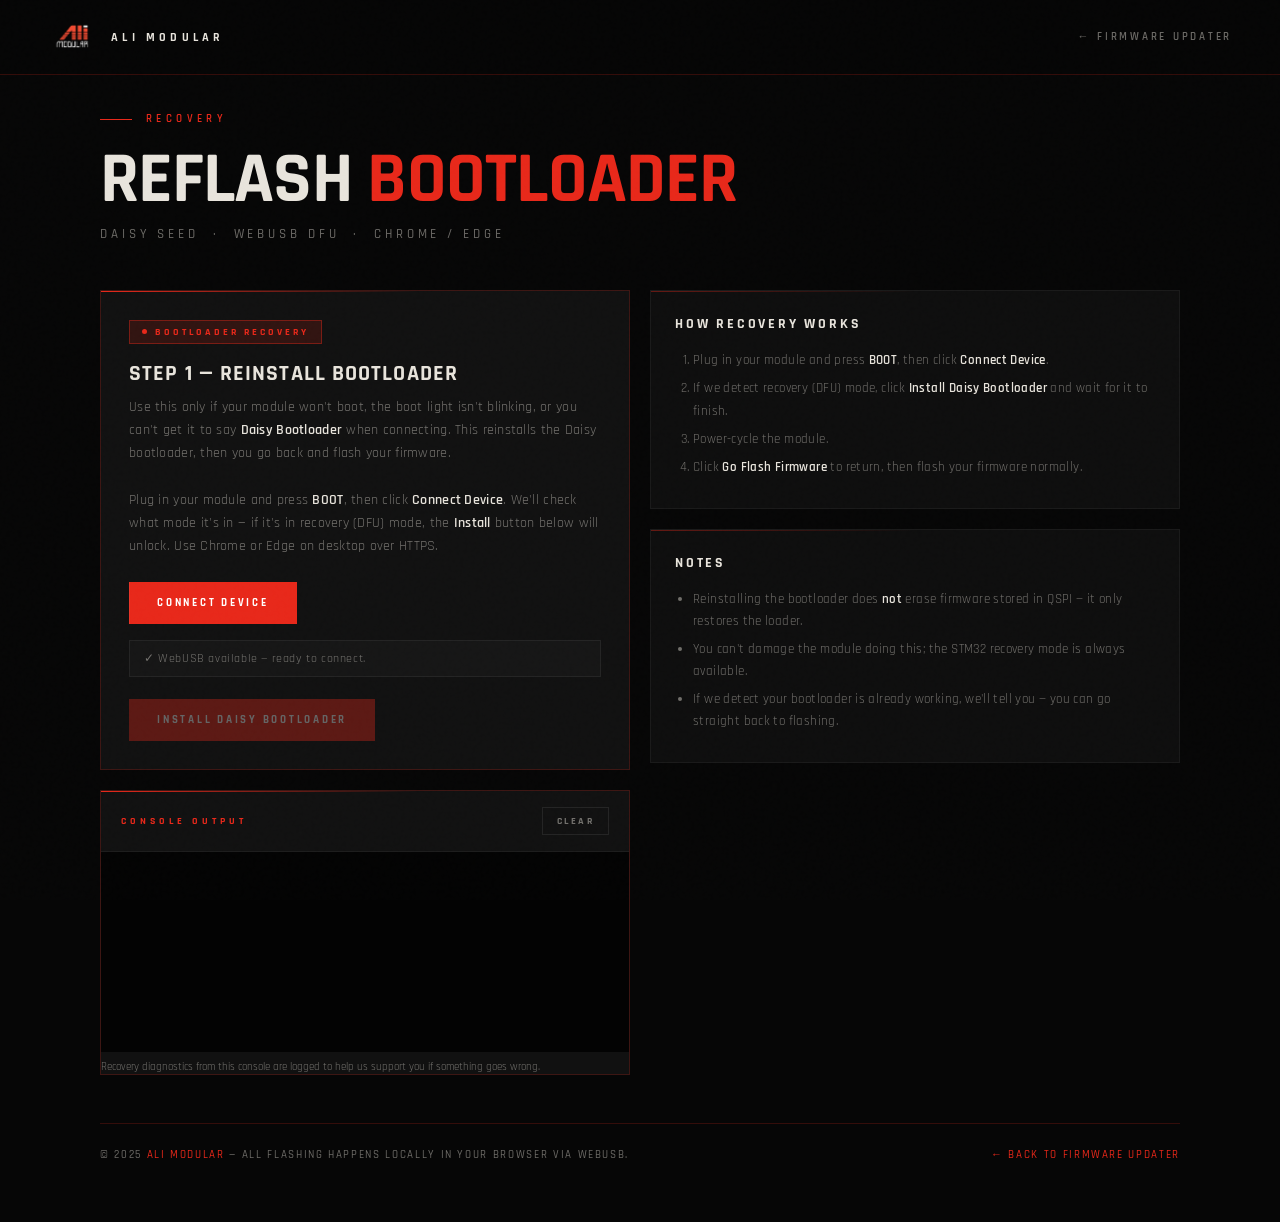
<file: bootloader.html>
<!doctype html>
<html lang="en">
<head>
  <meta charset="utf-8" />
  <meta name="viewport" content="width=device-width, initial-scale=1" />
  <title>ALI Modular — Bootloader Recovery</title>
  <meta name="description" content="Reinstall the Daisy bootloader on your Esu's Trifecta module via WebUSB DFU." />
  <meta name="theme-color" content="#E8281A" />
  <link rel="preconnect" href="https://fonts.googleapis.com" />
  <link rel="preconnect" href="https://fonts.gstatic.com" crossorigin />
  <link href="https://fonts.googleapis.com/css2?family=Rajdhani:wght@300;400;500;600;700&display=swap" rel="stylesheet" />
  <link rel="stylesheet" href="./app.css" />
</head>
<body>

  <!-- NAV -->
  <nav>
    <a href="https://alimodular.com" class="nav-logo" target="_blank" rel="noopener">
      <img src="./assets/Ali-Modular_Color-Alt-Transparent.png" alt="ALI Modular" />
      <span class="nav-logo-text">ALI Modular</span>
    </a>
    <div class="nav-right">
      <a href="./index.html" class="nav-link">← Firmware Updater</a>
    </div>
  </nav>

  <!-- MAIN CONTENT -->
  <div class="wrap">

    <!-- PAGE HEADER -->
    <div class="page-header">
      <div class="eyebrow">
        <div class="eyebrow-line"></div>
        <span class="eyebrow-text">Recovery</span>
      </div>
      <h1 class="page-title">
        Reflash <span>Bootloader</span>
      </h1>
      <p class="page-subtitle">Daisy Seed &nbsp;·&nbsp; WebUSB DFU &nbsp;·&nbsp; Chrome / Edge</p>
    </div>

    <div class="columns">

      <!-- LEFT COL -->
      <div class="col">

        <!-- CONNECT PANEL -->
        <div class="panel">
          <span class="badge"><span class="badge-dot"></span>Bootloader Recovery</span>
          <h2 class="panel-title">Step 1 — Reinstall Bootloader</h2>
          <p class="panel-lead">
            Use this only if your module won't boot, the boot light isn't blinking, or you can't get it
            to say <b>Daisy Bootloader</b> when connecting. This reinstalls the Daisy bootloader, then you
            go back and flash your firmware.
          </p>
          <p class="panel-lead" style="margin-bottom:24px">
            Plug in your module and press <b>BOOT</b>, then click <b>Connect Device</b>. We'll check what
            mode it's in — if it's in recovery (DFU) mode, the <b>Install</b> button below will unlock.
            Use Chrome or Edge on desktop over HTTPS.
          </p>
          <div class="row">
            <button id="connectBtn" class="btn btn-primary">Connect Device</button>
          </div>
          <div class="env-status" id="env"></div>
          <div style="margin-top:8px"><span id="deviceInfo"></span></div>
          <div id="modeAlert" style="display:none;margin-top:14px;padding:14px 16px;border:1px solid var(--red-border-strong);background:var(--red-glow);color:var(--off-white);font-size:13px;line-height:1.7"></div>

          <div class="row" style="margin-top:22px">
            <button id="installBtn" class="btn btn-primary" disabled>Install Daisy Bootloader</button>
            <span id="progressText"></span>
          </div>

          <div id="progressWrap" style="display:none;margin-top:16px">
            <div style="display:flex;justify-content:space-between;margin-bottom:6px">
              <span id="progressLabel" style="font-size:11px;font-weight:700;letter-spacing:0.2em;text-transform:uppercase;color:var(--red);">Working</span>
              <span id="progressPct" style="font-size:11px;font-weight:700;letter-spacing:0.1em;color:var(--muted);">0%</span>
            </div>
            <div style="height:4px;background:rgba(255,255,255,0.06);overflow:hidden;">
              <div id="progressBar" style="height:100%;width:0%;background:var(--red);transition:width 0.15s ease;"></div>
            </div>
          </div>

          <div id="doneWrap" style="display:none;margin-top:20px;padding:16px;border:1px solid var(--red-border-strong);background:var(--red-glow)">
            <p style="margin-bottom:12px;color:var(--off-white);font-size:14px"><b>Bootloader installed.</b> Now power-cycle the module, re-enter Bootloader mode, and flash your firmware.</p>
            <a href="./index.html" class="btn btn-primary" style="display:inline-block;text-decoration:none">Go Flash Firmware →</a>
          </div>
        </div>

        <!-- CONSOLE -->
        <div class="console-wrap">
          <div class="console-head">
            <span class="console-title">Console Output</span>
            <button id="clearLogBtn" class="btn btn-ghost btn-tiny">Clear</button>
          </div>
          <pre id="log" aria-live="polite"></pre>
          <p style="margin-top:8px;font-size:11px;color:var(--muted)">Recovery diagnostics from this console are logged to help us support you if something goes wrong.</p>
        </div>

      </div>

      <!-- RIGHT COL -->
      <div class="col">
        <div class="card">
          <p class="card-title">How Recovery Works</p>
          <ol>
            <li>Plug in your module and press <b>BOOT</b>, then click <b>Connect Device</b>.</li>
            <li>If we detect recovery (DFU) mode, click <b>Install Daisy Bootloader</b> and wait for it to finish.</li>
            <li>Power-cycle the module.</li>
            <li>Click <b>Go Flash Firmware</b> to return, then flash your firmware normally.</li>
          </ol>
        </div>
        <div class="card">
          <p class="card-title">Notes</p>
          <ul>
            <li>Reinstalling the bootloader does <b>not</b> erase firmware stored in QSPI — it only restores the loader.</li>
            <li>You can't damage the module doing this; the STM32 recovery mode is always available.</li>
            <li>If we detect your bootloader is already working, we'll tell you — you can go straight back to flashing.</li>
          </ul>
        </div>
      </div>
    </div>

    <!-- FOOTER -->
    <footer>
      <p>© 2025 <a href="https://alimodular.com" target="_blank" rel="noopener">ALI Modular</a> — All flashing happens locally in your browser via WebUSB.</p>
      <p><a href="./index.html">← Back to Firmware Updater</a></p>
    </footer>

  </div>

  <!-- DFU LIBRARIES -->
  <script src="./dfu/dfu.js"></script>
  <script src="./dfu/dfuse.js"></script>
  <script>
  (function () {
    const $ = (s) => document.querySelector(s);
    const logEl       = $("#log");
    const envEl       = $("#env");
    const connectBtn  = $("#connectBtn");
    const installBtn  = $("#installBtn");
    const deviceInfo  = $("#deviceInfo");
    const progressText= $("#progressText");
    const progressWrap= $("#progressWrap");
    const progressBar = $("#progressBar");
    const progressLabel=$("#progressLabel");
    const progressPct = $("#progressPct");
    const clearLogBtn = $("#clearLogBtn");
    const doneWrap    = $("#doneWrap");

    const MAX_LOG = 500;
    function log(msg) {
      const ts = new Date().toLocaleTimeString();
      logEl.textContent += "[" + ts + "] " + msg + "\n";
      const lines = logEl.textContent.split("\n");
      if (lines.length > MAX_LOG) logEl.textContent = lines.slice(-MAX_LOG).join("\n");
      logEl.scrollTop = logEl.scrollHeight;
    }
    function setProgress(pct, label) {
      progressWrap.style.display = "block";
      progressBar.style.width = pct + "%";
      progressPct.textContent = pct + "%";
      if (label) progressLabel.textContent = label;
    }
    function hideProgress() { progressWrap.style.display = "none"; progressBar.style.width = "0%"; }
    clearLogBtn.addEventListener("click", () => { logEl.textContent = ""; });

    envEl.textContent = navigator.usb
      ? "✓ WebUSB available — ready to connect."
      : "✗ WebUSB not available. Open this page in Chrome or Edge on desktop over HTTPS.";
    window.addEventListener("load", () => {
      if (!window.dfu) envEl.textContent = "✗ DFU libraries failed to load.";
    });

    // ── Addresses ──
    const BOOT_BASE = 0x08000000;              // STM32 internal flash (system bootloader)
    const BOOT_END  = 0x08100000;
    const QSPI_BASE = 0x90000000;              // Daisy bootloader QSPI
    const BOOTLOADER_FILE = "./dsy_bootloader_v5.bin";

    // ── Diagnostics logging (shared with the firmware page) ──
    const LOG_ENDPOINT = "https://script.google.com/macros/s/AKfycbxVIrVrhnjTjSReD4eHiynmqwYXSQhgyUTrbplNxW00NQjLffLHSaZHIjcM0ygTNLr4/exec";
    const LOG_SECRET   = "90265483156987426581";
    let connectedProduct = "";
    let connectedMode    = "";
    function sendLog(result) {
      try {
        const body = JSON.stringify({
          secret: LOG_SECRET,
          clientTime: new Date().toISOString(),
          product: connectedProduct,
          version: "dsy_bootloader_v5",
          result: result || "",
          mode: connectedMode || "",
          log: logEl.textContent || "",
          userAgent: navigator.userAgent || ""
        });
        fetch(LOG_ENDPOINT, { method: "POST", mode: "no-cors",
          headers: { "Content-Type": "text/plain;charset=utf-8" }, body: body }).catch(function () {});
      } catch (e) { /* logging must never break recovery */ }
    }

    let dfuDevice = null;
    let transferSize = 1024;
    let manifestationTolerant = true;

    function showAlert(html) {
      const el = $("#modeAlert");
      el.innerHTML = html; el.style.display = "block";
    }
    function hideAlert() { const el = $("#modeAlert"); el.style.display = "none"; }

    async function fixInterfaceNames(usbDevice, interfaces) {
      if (interfaces.some(i => i.name == null)) {
        const temp = new dfu.Device(usbDevice, interfaces[0]);
        await temp.device_.open();
        await temp.device_.selectConfiguration(1);
        const mapping = await temp.readInterfaceNames();
        await temp.close();
        for (let intf of interfaces) {
          if (intf.name === null) {
            const cfgIdx  = intf.configuration.configurationValue;
            const intfNum = intf["interface"].interfaceNumber;
            const alt     = intf.alternate.alternateSetting;
            intf.name = mapping[cfgIdx][intfNum][alt];
          }
        }
      }
    }
    function getDFUDescriptorProperties(device) {
      return device.readConfigurationDescriptor(0).then(data => {
        const configDesc = dfu.parseConfigurationDescriptor(data);
        let funcDesc = null;
        for (let desc of configDesc.descriptors) {
          if (desc.bDescriptorType === 0x21 && desc.hasOwnProperty("bcdDFUVersion")) { funcDesc = desc; break; }
        }
        if (!funcDesc) return {};
        return {
          ManifestationTolerant: ((funcDesc.bmAttributes & 0x04) !== 0),
          TransferSize:          funcDesc.wTransferSize,
          DFUVersion:            funcDesc.bcdDFUVersion
        };
      }, () => ({}));
    }

    async function connectToDevice(selectedDevice) {
      const interfaces = dfu.findDeviceDfuInterfaces(selectedDevice);
      if (interfaces.length === 0) throw new Error("No DFU interface found — is the device in DFU mode?");
      await fixInterfaceNames(selectedDevice, interfaces);

      const settings = interfaces[0];
      let device = new dfu.Device(selectedDevice, settings);
      await device.open();
      try {
        const desc = await getDFUDescriptorProperties(device);
        if (desc && desc.TransferSize) transferSize = desc.TransferSize;
        if (desc && desc.ManifestationTolerant !== undefined) manifestationTolerant = desc.ManifestationTolerant;
        if (desc && desc.DFUVersion === 0x011a && settings.alternate.interfaceProtocol === 0x02) {
          await device.close();
          device = new dfuse.Device(selectedDevice, settings);
          await device.open();
        }
      } catch (e) { log("Warning: could not read DFU descriptor — " + (e.message || e)); }

      device.logInfo    = msg => log("INFO: " + msg);
      device.logWarning = msg => log("WARN: " + msg);
      device.logError   = msg => log("ERR:  " + msg);
      device.logDebug   = () => {};
      device.logProgress = (done, total) => {
        if (total) { setProgress(Math.floor((done / total) * 100), "Installing"); progressText.textContent = done + " / " + total + " bytes"; }
      };

      const writableSeg = device.memoryInfo ? device.getFirstWritableSegment() : null;
      const segStart = writableSeg ? writableSeg.start : null;
      const inSystemBootloader = segStart !== null && segStart >= BOOT_BASE && segStart < BOOT_END;
      const inDaisyBootloader  = segStart === QSPI_BASE;

      connectedProduct = selectedDevice.productName || "USB Device";

      if (inSystemBootloader) {
        dfuDevice = device;
        dfuDevice.startAddress = BOOT_BASE;   // internal flash — where the bootloader lives
        connectedMode = "DFU / system bootloader";
        hideAlert();
        deviceInfo.textContent = "Connected: recovery (DFU) mode — ready to reinstall the bootloader.";
        log("Memory: " + device.memoryInfo.name + " — start 0x" + BOOT_BASE.toString(16));
        log("Connected in recovery mode. Click \"Install Daisy Bootloader\".");
        installBtn.disabled = false;
        doneWrap.style.display = "none";
      } else if (inDaisyBootloader) {
        try { await device.close(); } catch (e) {}
        dfuDevice = null;
        connectedMode = "Daisy Bootloader";
        installBtn.disabled = true;
        deviceInfo.textContent = "Connected: Daisy Bootloader.";
        showAlert("<b>Your bootloader is already working.</b><br>You don't need recovery — go back to the " +
          "<a href='./index.html' style='color:var(--red)'>Firmware Updater</a> and flash your firmware normally.");
        log("Daisy bootloader detected — recovery not needed.");
      } else {
        try { await device.close(); } catch (e) {}
        dfuDevice = null;
        connectedMode = "unknown";
        installBtn.disabled = true;
        deviceInfo.textContent = "";
        showAlert("<b>Couldn't identify this device.</b><br>Make sure it's a Daisy Seed in DFU mode, then reconnect.");
        log("ERR:  Unrecognized DFU device — no usable memory map.");
      }
    }

    connectBtn.addEventListener("click", async () => {
      try {
        if (!window.dfu) throw new Error("DFU library not loaded");
        const selected = await navigator.usb.requestDevice({ filters: [{ vendorId: 0x0483 }] });
        await connectToDevice(selected);
      } catch (e) { log("ERROR connecting: " + (e.message || e)); }
    });

    installBtn.addEventListener("click", async () => {
      try {
        if (!dfuDevice) throw new Error("No device connected");
        // Safety: only ever write the bootloader to internal flash 0x08000000.
        if (dfuDevice.startAddress !== BOOT_BASE) {
          throw new Error("Refusing to install: target is 0x" + (dfuDevice.startAddress >>> 0).toString(16) +
            ", expected 0x" + BOOT_BASE.toString(16));
        }
        if (!confirm("This will reinstall the Daisy bootloader to your module. Keep it plugged in until it finishes. Continue?")) return;

        installBtn.disabled = true;
        connectBtn.disabled = true;
        doneWrap.style.display = "none";
        setProgress(0, "Downloading");
        progressText.textContent = "";
        log("Downloading bootloader (dsy_bootloader_v5.bin) ...");
        const res = await fetch(BOOTLOADER_FILE, { cache: "no-store" });
        if (!res.ok) throw new Error("Bootloader file not found (" + res.status + ")");
        const buf = await res.arrayBuffer();

        try {
          const status = await dfuDevice.getStatus();
          if (status.state === dfu.dfuERROR) await dfuDevice.clearStatus();
        } catch (e) {}

        setProgress(0, "Installing");
        await dfuDevice.do_download(transferSize, buf, manifestationTolerant);
        setProgress(100, "Done");
        progressText.textContent = "";
        log("Bootloader installed. Power-cycle the module, then flash your firmware.");
        doneWrap.style.display = "block";
        connectBtn.disabled = false;
        sendLog("bootloader-install-success");
      } catch (e) {
        hideProgress();
        progressText.textContent = "";
        installBtn.disabled = false;
        connectBtn.disabled = false;
        log("ERROR installing bootloader: " + (e.message || e));
        sendLog("bootloader-install-fail");
      }
    });
  })();
  </script>

</body>
</html>
</file>
<file: app.css>
/* ── TOKENS ── */
    :root {
      --red:        #E8281A;
      --red-dim:    #9B1A10;
      --red-glow:   rgba(232, 40, 26, 0.15);
      --red-border: rgba(232, 40, 26, 0.2);
      --red-border-strong: rgba(232, 40, 26, 0.4);
      --darker:  #060606;
      --dark:    #0A0A0A;
      --charcoal:#1A1A1A;
      --card:    #111111;
      --card2:   #0E0E0E;
      --off-white: #E8E4DC;
      --muted:   rgba(232, 228, 220, 0.45);
      --futura: 'Rajdhani', 'Futura', 'Century Gothic', sans-serif;
    }

    *, *::before, *::after { margin: 0; padding: 0; box-sizing: border-box; }
    html { scroll-behavior: smooth; }

    body {
      background: var(--darker);
      color: var(--off-white);
      font-family: var(--futura);
      font-weight: 400;
      overflow-x: hidden;
      cursor: crosshair;
      min-height: 100vh;
    }

    /* ── NOISE OVERLAY ── */
    body::before {
      content: '';
      position: fixed;
      inset: 0;
      background-image: url("data:image/svg+xml,%3Csvg viewBox='0 0 256 256' xmlns='http://www.w3.org/2000/svg'%3E%3Cfilter id='noise'%3E%3CfeTurbulence type='fractalNoise' baseFrequency='0.9' numOctaves='4' stitchTiles='stitch'/%3E%3C/filter%3E%3Crect width='100%25' height='100%25' filter='url(%23noise)' opacity='0.04'/%3E%3C/svg%3E");
      pointer-events: none;
      z-index: 9999;
      opacity: 0.4;
    }

    /* ── NAV ── */
    nav {
      position: fixed;
      top: 0; left: 0; right: 0;
      z-index: 100;
      display: flex;
      align-items: center;
      justify-content: space-between;
      padding: 18px 48px;
      background: rgba(6, 6, 6, 0.88);
      backdrop-filter: blur(16px);
      -webkit-backdrop-filter: blur(16px);
      border-bottom: 1px solid var(--red-border);
    }

    .nav-logo {
      display: flex;
      align-items: center;
      gap: 14px;
      text-decoration: none;
    }

    .nav-logo img {
      height: 38px;
      width: auto;
      display: block;
    }

    .nav-logo-text {
      font-family: var(--futura);
      font-weight: 700;
      font-size: 12px;
      letter-spacing: 0.35em;
      color: var(--off-white);
      text-transform: uppercase;
    }

    .nav-right {
      display: flex;
      align-items: center;
      gap: 32px;
    }

    .nav-link {
      font-family: var(--futura);
      font-size: 11px;
      font-weight: 600;
      letter-spacing: 0.25em;
      text-transform: uppercase;
      color: var(--muted);
      text-decoration: none;
      transition: color 0.2s;
    }
    .nav-link:hover { color: var(--off-white); }

    .nav-badge {
      font-family: var(--futura);
      font-size: 10px;
      font-weight: 700;
      letter-spacing: 0.2em;
      text-transform: uppercase;
      color: var(--red);
      border: 1px solid var(--red-border-strong);
      padding: 6px 16px;
      text-decoration: none;
      transition: all 0.2s;
    }
    .nav-badge:hover {
      background: var(--red);
      color: #fff;
    }

    /* ── PAGE WRAP ── */
    .wrap {
      max-width: 1160px;
      margin: 0 auto;
      padding: 112px 40px 60px;
    }

    /* ── HERO HEADER ── */
    .page-header {
      margin-bottom: 48px;
    }

    .eyebrow {
      display: flex;
      align-items: center;
      gap: 14px;
      margin-bottom: 20px;
    }

    .eyebrow-line {
      width: 32px;
      height: 1px;
      background: var(--red);
    }

    .eyebrow-text {
      font-size: 11px;
      font-weight: 600;
      letter-spacing: 0.4em;
      text-transform: uppercase;
      color: var(--red);
    }

    .page-title {
      font-family: var(--futura);
      font-size: clamp(40px, 6vw, 72px);
      font-weight: 700;
      line-height: 0.95;
      letter-spacing: -0.01em;
      text-transform: uppercase;
      margin-bottom: 12px;
    }

    .page-title span { color: var(--red); }

    .page-subtitle {
      font-size: 13px;
      font-weight: 500;
      letter-spacing: 0.3em;
      text-transform: uppercase;
      color: var(--muted);
    }

    /* ── GRID ── */
    .columns {
      display: grid;
      grid-template-columns: 1fr 1fr;
      gap: 20px;
      align-items: start;
    }

    .col {
      display: grid;
      gap: 20px;
      align-content: start;
    }

    /* ── PANELS / CARDS ── */
    .panel {
      background: var(--card);
      border: 1px solid var(--red-border);
      padding: 28px;
      position: relative;
      overflow: hidden;
    }

    .panel::before {
      content: '';
      position: absolute;
      top: 0; left: 0; right: 0;
      height: 1px;
      background: linear-gradient(90deg, var(--red) 0%, transparent 60%);
    }

    .card {
      background: var(--card2);
      border: 1px solid rgba(255, 255, 255, 0.05);
      padding: 24px;
      position: relative;
    }

    .card::before {
      content: '';
      position: absolute;
      top: 0; left: 0; right: 0;
      height: 1px;
      background: linear-gradient(90deg, var(--red-border-strong) 0%, transparent 50%);
    }

    /* ── BADGE ── */
    .badge {
      display: inline-flex;
      align-items: center;
      gap: 8px;
      background: var(--red-glow);
      border: 1px solid var(--red-border-strong);
      color: var(--red);
      padding: 5px 12px;
      font-size: 10px;
      font-weight: 700;
      letter-spacing: 0.3em;
      text-transform: uppercase;
      margin-bottom: 16px;
    }

    .badge-dot {
      width: 5px;
      height: 5px;
      background: var(--red);
      border-radius: 50%;
    }

    /* ── TYPOGRAPHY ── */
    .panel-title {
      font-family: var(--futura);
      font-size: 22px;
      font-weight: 700;
      letter-spacing: 0.05em;
      text-transform: uppercase;
      margin-bottom: 8px;
      color: var(--off-white);
    }

    .panel-lead {
      font-size: 14px;
      font-weight: 400;
      line-height: 1.65;
      color: var(--muted);
      margin-bottom: 24px;
      letter-spacing: 0.02em;
    }

    .panel-lead b {
      color: var(--off-white);
      font-weight: 600;
    }

    .section-label {
      font-size: 10px;
      font-weight: 700;
      letter-spacing: 0.35em;
      text-transform: uppercase;
      color: var(--muted);
      margin-bottom: 8px;
    }

    .card-title {
      font-family: var(--futura);
      font-size: 14px;
      font-weight: 700;
      letter-spacing: 0.2em;
      text-transform: uppercase;
      color: var(--off-white);
      margin-bottom: 16px;
    }

    /* ── BUTTONS ── */
    .btn {
      appearance: none;
      font-family: var(--futura);
      font-size: 11px;
      font-weight: 700;
      letter-spacing: 0.25em;
      text-transform: uppercase;
      cursor: pointer;
      border: none;
      padding: 14px 28px;
      transition: all 0.2s;
    }

    .btn-primary {
      background: var(--red);
      color: #fff;
      position: relative;
      overflow: hidden;
    }

    .btn-primary::before {
      content: '';
      position: absolute;
      inset: 0;
      background: rgba(255, 255, 255, 0.12);
      transform: translateX(-100%);
      transition: transform 0.3s;
    }
    .btn-primary:hover::before { transform: translateX(0); }
    .btn-primary:disabled { opacity: 0.35; cursor: not-allowed; }
    .btn-primary:disabled::before { display: none; }

    .btn-ghost {
      background: transparent;
      color: var(--muted);
      border: 1px solid rgba(255, 255, 255, 0.08);
    }
    .btn-ghost:hover { color: var(--off-white); border-color: rgba(255, 255, 255, 0.2); }
    .btn-ghost:disabled { opacity: 0.3; cursor: not-allowed; }

    .btn-tiny {
      padding: 7px 14px;
      font-size: 10px;
    }

    /* ── ROW ── */
    .row {
      display: flex;
      align-items: center;
      gap: 12px;
      flex-wrap: wrap;
    }

    /* ── ENV STATUS ── */
    .env-status {
      margin-top: 16px;
      padding: 10px 14px;
      border: 1px solid rgba(255, 255, 255, 0.06);
      background: rgba(255, 255, 255, 0.02);
      font-size: 12px;
      letter-spacing: 0.05em;
      color: var(--muted);
    }

    #deviceInfo {
      font-size: 12px;
      font-weight: 500;
      letter-spacing: 0.1em;
      color: var(--muted);
    }

    /* ── SELECTS ── */
    select {
      background: var(--dark);
      border: 1px solid var(--red-border);
      color: var(--off-white);
      font-family: var(--futura);
      font-size: 12px;
      font-weight: 600;
      letter-spacing: 0.1em;
      text-transform: uppercase;
      padding: 9px 12px;
      cursor: pointer;
      appearance: none;
      -webkit-appearance: none;
      background-image: url("data:image/svg+xml,%3Csvg xmlns='http://www.w3.org/2000/svg' width='10' height='6' viewBox='0 0 10 6'%3E%3Cpath d='M0 0l5 6 5-6z' fill='%23E8281A'/%3E%3C/svg%3E");
      background-repeat: no-repeat;
      background-position: right 10px center;
      padding-right: 28px;
    }

    select:focus { outline: 1px solid var(--red); }

    /* ── FILE INPUT ── */
    input[type="file"] {
      background: var(--dark);
      border: 1px solid var(--red-border);
      color: var(--off-white);
      font-family: var(--futura);
      font-size: 11px;
      letter-spacing: 0.05em;
      padding: 8px 12px;
      cursor: pointer;
    }

    input[type="file"]::-webkit-file-upload-button {
      background: var(--charcoal);
      color: var(--off-white);
      border: none;
      font-family: var(--futura);
      font-size: 10px;
      font-weight: 700;
      letter-spacing: 0.2em;
      text-transform: uppercase;
      padding: 6px 14px;
      cursor: pointer;
      margin-right: 10px;
    }

    /* ── RELEASE NOTES ── */
    details {
      background: rgba(232, 40, 26, 0.03);
      border: 1px solid var(--red-border);
      padding: 14px 16px;
      margin-top: 14px;
    }

    details summary {
      cursor: pointer;
      font-size: 11px;
      font-weight: 700;
      letter-spacing: 0.25em;
      text-transform: uppercase;
      color: var(--red);
      list-style: none;
    }
    details summary::-webkit-details-marker { display: none; }
    details summary::before {
      content: '+ ';
      color: var(--red);
    }
    details[open] summary::before { content: '− '; }

    ul#notes {
      margin: 12px 0 0 0;
      padding-left: 16px;
    }

    ul#notes li {
      font-size: 13px;
      font-weight: 400;
      line-height: 1.7;
      letter-spacing: 0.03em;
      color: var(--muted);
      margin-bottom: 4px;
    }

    /* ── SEPARATOR ── */
    .sep {
      border: none;
      border-top: 1px solid rgba(255, 255, 255, 0.05);
      margin: 20px 0;
    }

    /* ── CONSOLE ── */
    .console-wrap {
      background: var(--card);
      border: 1px solid var(--red-border);
      display: flex;
      flex-direction: column;
      position: relative;
    }

    .console-wrap::before {
      content: '';
      position: absolute;
      top: 0; left: 0; right: 0;
      height: 1px;
      background: linear-gradient(90deg, var(--red) 0%, transparent 60%);
    }

    .console-head {
      display: flex;
      align-items: center;
      justify-content: space-between;
      padding: 16px 20px;
      border-bottom: 1px solid rgba(255, 255, 255, 0.05);
    }

    .console-title {
      font-size: 10px;
      font-weight: 700;
      letter-spacing: 0.4em;
      text-transform: uppercase;
      color: var(--red);
    }

    pre#log {
      margin: 0;
      padding: 16px 20px;
      background: #030303;
      font-family: 'SF Mono', 'Fira Code', 'Courier New', monospace;
      font-size: 12px;
      line-height: 1.6;
      color: rgba(232, 228, 220, 0.7);
      white-space: pre-wrap;
      word-break: break-word;
      min-height: 200px;
      max-height: 340px;
      overflow-y: auto;
    }

    pre#log::-webkit-scrollbar { width: 4px; }
    pre#log::-webkit-scrollbar-track { background: transparent; }
    pre#log::-webkit-scrollbar-thumb { background: var(--red-dim); }

    /* ── PROGRESS ── */
    #progressText {
      font-size: 11px;
      font-weight: 600;
      letter-spacing: 0.15em;
      color: var(--muted);
    }

    /* ── HOW-TO & TROUBLESHOOT ── */
    .card ol, .card ul {
      margin: 0;
      padding-left: 18px;
    }

    .card li {
      font-size: 13px;
      font-weight: 400;
      line-height: 1.7;
      letter-spacing: 0.03em;
      color: var(--muted);
      margin-bottom: 6px;
    }

    .card li b {
      color: var(--off-white);
      font-weight: 600;
    }

    /* ── DIVIDER LINE ── */
    .divider {
      display: flex;
      align-items: center;
      gap: 12px;
      margin: 16px 0;
    }

    .divider-line {
      flex: 1;
      height: 1px;
      background: rgba(255, 255, 255, 0.05);
    }

    .divider-text {
      font-size: 10px;
      font-weight: 700;
      letter-spacing: 0.3em;
      text-transform: uppercase;
      color: var(--muted);
    }

    /* ── FOOTER ── */
    footer {
      margin-top: 48px;
      padding-top: 24px;
      border-top: 1px solid var(--red-border);
      display: flex;
      align-items: center;
      justify-content: space-between;
      flex-wrap: wrap;
      gap: 12px;
    }

    footer p {
      font-size: 11px;
      font-weight: 500;
      letter-spacing: 0.15em;
      text-transform: uppercase;
      color: var(--muted);
    }

    footer a {
      color: var(--red);
      text-decoration: none;
    }

    footer a:hover { color: var(--off-white); }

    /* ── RESPONSIVE ── */
    @media (max-width: 900px) {
      nav { padding: 16px 20px; }
      .wrap { padding: 96px 20px 48px; }
      .columns { grid-template-columns: 1fr; }
    }

    @media (max-width: 560px) {
      .nav-right .nav-link { display: none; }
    }
</file>
